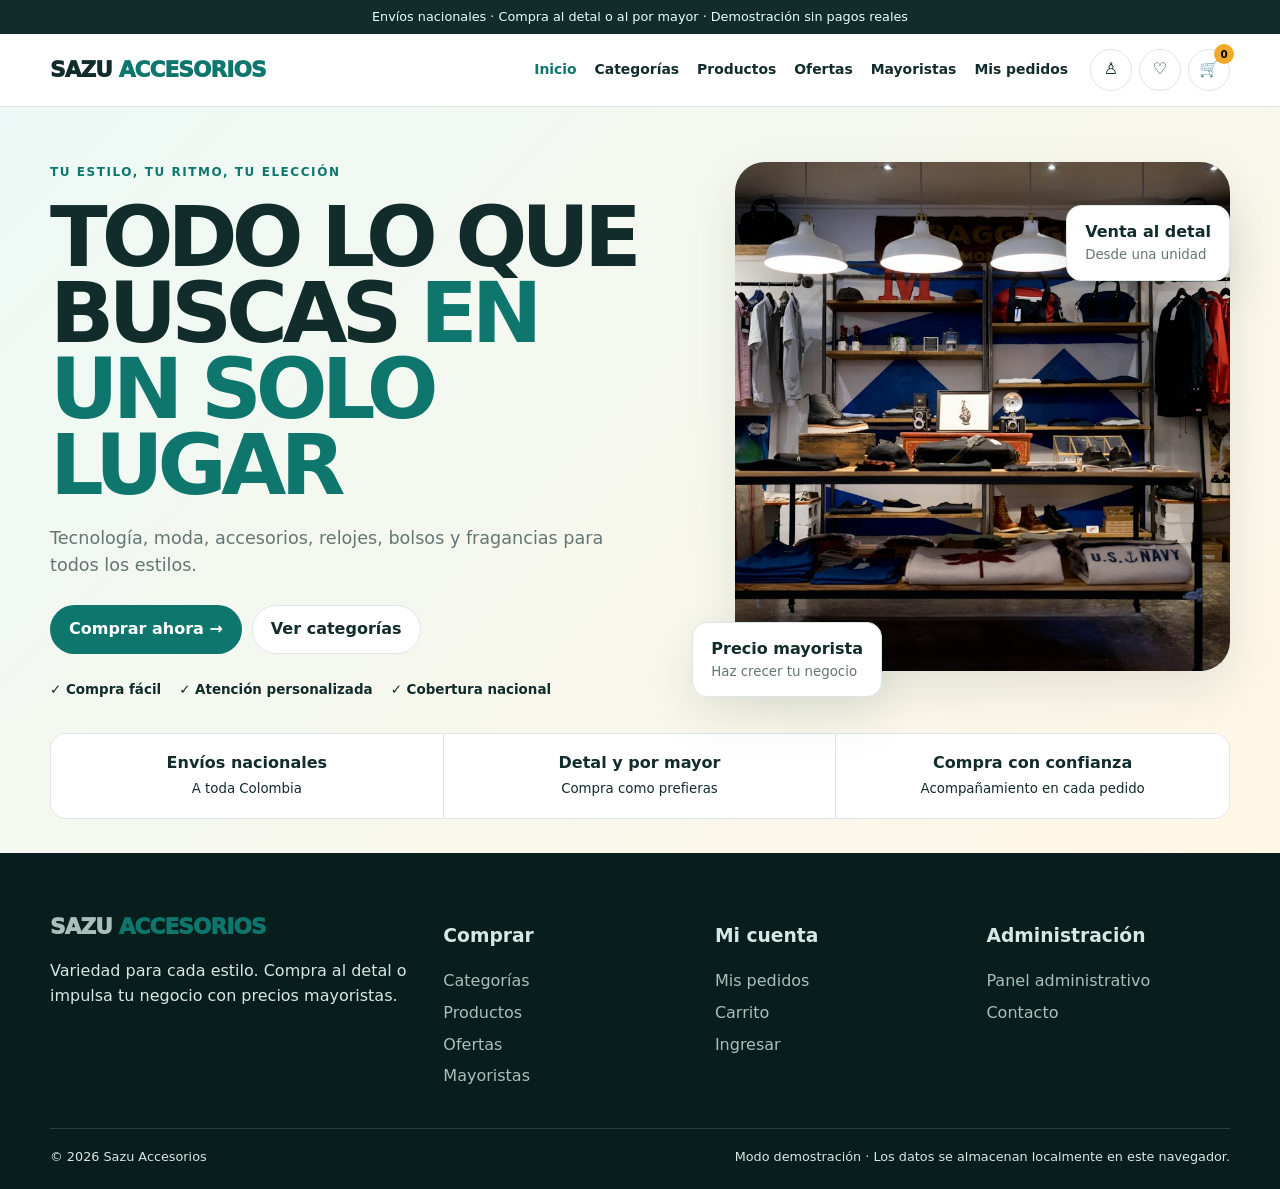
<file: index.html>
<!doctype html>
<html lang="es">
  <head>
    <meta charset="utf-8" />
    <meta name="viewport" content="width=device-width,initial-scale=1" />
    <meta
      name="description"
      content="Sazu Accesorios: tecnología, moda, bolsos, relojes y fragancias."
    />
    <title>Inicio | Sazu Accesorios</title>
    <link rel="stylesheet" href="css/styles.css" />
  </head>
  <body>
    <div id="sharedHeader"></div>
    <main>
      <section class="hero">
        <div class="container hero-grid">
          <div>
            <span class="eyebrow">Tu estilo, tu ritmo, tu elección</span>
            <h1>TODO LO QUE BUSCAS <span>EN UN SOLO LUGAR</span></h1>
            <p>
              Tecnología, moda, accesorios, relojes, bolsos y fragancias para
              todos los estilos.
            </p>
            <div class="hero-actions">
              <a class="btn btn-primary" href="productos.html"
                >Comprar ahora →</a
              >
              <a class="btn btn-outline" href="categorias.html"
                >Ver categorías</a
              >
            </div>
            <div class="trust">
              <span>✓ Compra fácil</span>
              <span>✓ Atención personalizada</span>
              <span>✓ Cobertura nacional</span>
            </div>
          </div>
          <div class="hero-photo">
            <img
              src="assets/images/catalog/photo-1441986300917-64674bd600d8.jpg"
              alt="Tienda de moda y accesorios"
            />
            <div class="float a">
              Venta al detal<small>Desde una unidad</small>
            </div>
            <div class="float b">
              Precio mayorista<small>Haz crecer tu negocio</small>
            </div>
          </div>
        </div>
        <div class="container service-row">
          <div>
            <strong>Envíos nacionales</strong><small>A toda Colombia</small>
          </div>
          <div>
            <strong>Detal y por mayor</strong
            ><small>Compra como prefieras</small>
          </div>
          <div>
            <strong>Compra con confianza</strong
            ><small>Acompañamiento en cada pedido</small>
          </div>
        </div>
      </section>
    </main>
    <div id="sharedFooter"></div>
    <aside class="drawer" id="cartDrawer">
      <div class="backdrop" data-close-drawer></div>
      <div class="drawer-panel">
        <div class="drawer-head">
          <h2>Tu carrito</h2>
          <button class="icon" data-close-drawer>×</button>
        </div>
        <div class="drawer-items" id="drawerItems"></div>
        <div class="total grand">
          <span>Total</span><span data-total></span>
        </div>
        <a class="btn btn-primary" href="checkout.html">Finalizar pedido</a
        ><a class="btn btn-outline" href="carrito.html">Ver carrito completo</a>
      </div>
    </aside>
    <div class="toast" id="toast" role="status" aria-live="polite"></div>
    <script src="js/products.js"></script>
    <script src="js/clients.js"></script>
    <script src="js/orders.js"></script>
    <script src="js/pricing.js"></script>
    <script src="js/storage.js"></script>
    <script src="js/app.js"></script>
    <script src="js/cart.js"></script>
  </body>
</html>
</file>
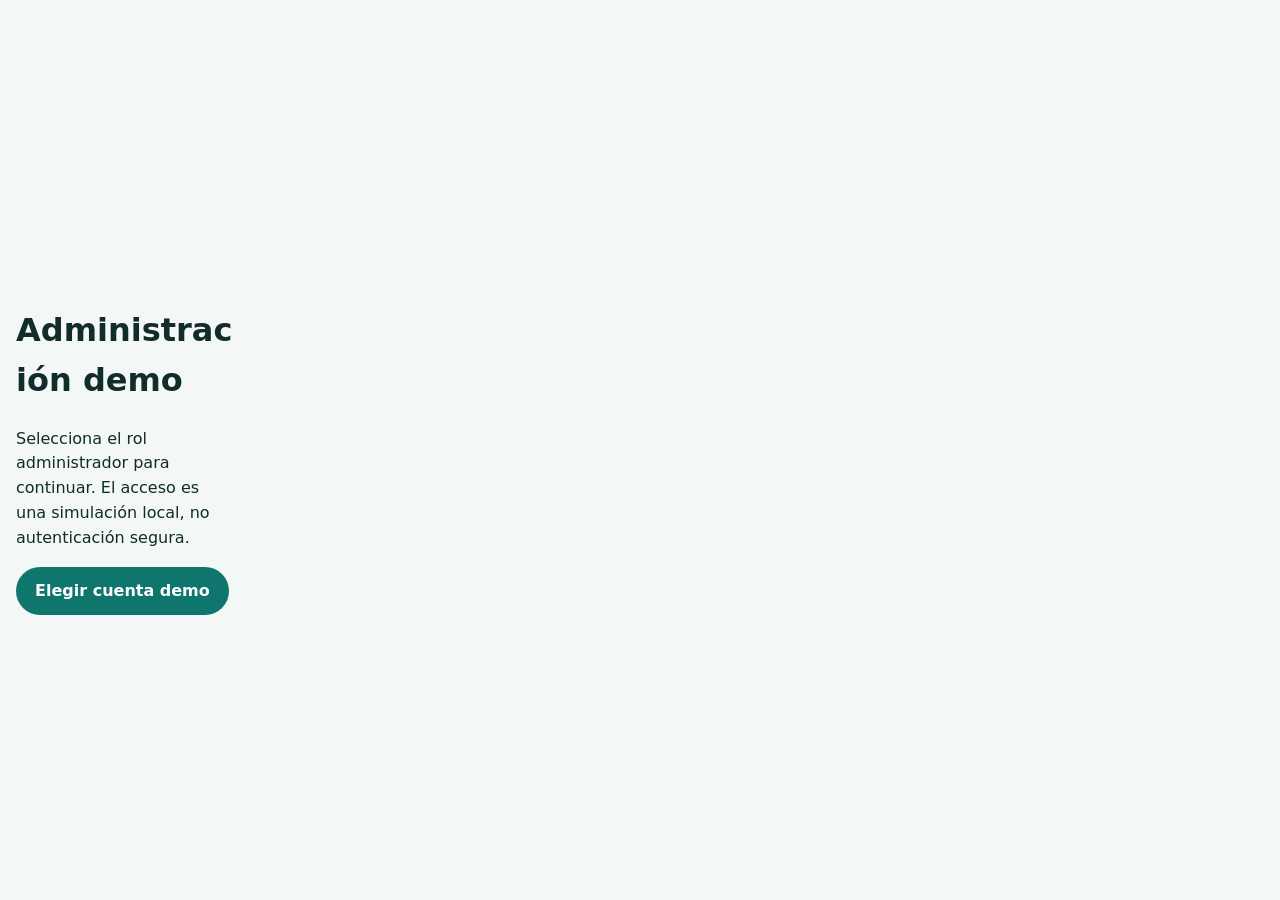
<file: admin.html>
<!doctype html>
<html lang="es">
  <head>
    <meta charset="utf-8" />
    <meta name="viewport" content="width=device-width,initial-scale=1" />
    <title>Administración | Sazu</title>
    <link rel="stylesheet" href="css/styles.css" />
    <link rel="stylesheet" href="css/admin.css" />
    <link rel="stylesheet" href="css/print.css" />
  </head>
  <body>
    <div class="admin-shell">
      <aside class="sidebar" id="sidebar">
        <a class="brand" href="admin.html">SAZU <span>ADMIN</span></a>
        <nav class="admin-nav">
          <button class="active" data-view="dashboard">▦ Dashboard</button
          ><button data-view="products">◇ Productos</button
          ><button data-view="orders">▤ Pedidos</button
          ><button data-view="clients">♙ Clientes</button
          ><button data-view="shipping">⌁ Solicitudes</button
          ><button data-view="settings">⚙ Niveles y reglas</button>
        </nav>
        <div class="bottom">
          <a
            class="btn btn-outline"
            style="width: 100%; background: transparent; color: #fff"
            href="index.html"
            >← Ir a la tienda</a
          >
        </div>
      </aside>
      <main class="admin-main">
        <header class="admin-top">
          <button class="icon admin-menu" id="adminMenu">☰</button>
          <div class="searchbar" style="margin: 0; width: min(420px, 50%)">
            <input
              id="adminSearch"
              type="search"
              aria-label="Buscar productos, pedidos o clientes"
              placeholder="Buscar productos, pedidos o clientes..."
            />
          </div>
          <a href="login.html">Cambiar cuenta demo</a>
        </header>
        <div class="admin-content">
          <section class="view active" id="dashboard"></section>
          <section class="view" id="products">
            <div class="view-head">
              <div>
                <span class="eyebrow">Inventario</span>
                <h1>Gestión de productos</h1>
              </div>
              <button class="btn btn-primary" id="addProduct">
                + Agregar producto
              </button>
            </div>
            <div class="table-wrap">
              <table class="data">
                <thead>
                  <tr>
                    <th>Producto / Código</th>
                    <th>Categoría</th>
                    <th>Precio detal</th>
                    <th>Precio mayor</th>
                    <th>Inventario</th>
                    <th>Estado</th>
                    <th>Ventas</th>
                    <th>Acciones</th>
                  </tr>
                </thead>
                <tbody id="productsBody"></tbody>
              </table>
            </div>
          </section>
          <section class="view" id="clients">
            <div class="view-head">
              <div>
                <span class="eyebrow">Base de clientes</span>
                <h1>Gestión de clientes</h1>
              </div>
            </div>
            <div class="table-wrap">
              <table class="data">
                <thead>
                  <tr>
                    <th>Nombre</th>
                    <th>Correo</th>
                    <th>Teléfono</th>
                    <th>Ciudad</th>
                    <th>Tipo</th>
                    <th>Compras</th>
                    <th>Total</th>
                    <th>Nivel</th>
                    <th>Última compra</th>
                    <th>Estado</th>
                    <th>Acción</th>
                  </tr>
                </thead>
                <tbody id="clientsBody"></tbody>
              </table>
            </div>
          </section>
          <section class="view" id="orders">
            <div class="view-head">
              <div>
                <span class="eyebrow">Operación</span>
                <h1>Gestión de pedidos</h1>
              </div>
              <select id="orderFilter">
                <option value="">Todos los estados</option>
                <option>Pendiente</option>
                <option>Confirmado</option>
                <option>Preparando</option>
                <option>Empacado</option>
                <option>Enviado</option>
                <option>Entregado</option>
                <option>Cancelado</option>
              </select>
            </div>
            <div class="table-wrap">
              <table class="data">
                <thead>
                  <tr>
                    <th>Pedido</th>
                    <th>Cliente</th>
                    <th>Fecha</th>
                    <th>Productos</th>
                    <th>Cant.</th>
                    <th>Tipo</th>
                    <th>Total</th>
                    <th>Pago</th>
                    <th>Estado</th>
                    <th>Ciudad</th>
                    <th>Envío</th>
                    <th>Acciones</th>
                  </tr>
                </thead>
                <tbody id="ordersBody"></tbody>
              </table>
            </div>
          </section>
          <section class="view" id="shipping"></section>
          <section class="view" id="settings"></section>
        </div>
      </main>
    </div>
    <div class="modal" id="adminModal">
      <div class="backdrop" data-close-admin></div>
      <div class="modal-panel">
        <button class="icon close" data-close-admin>×</button>
        <div id="adminModalContent"></div>
      </div>
    </div>
    <div class="modal" id="printModal">
      <div class="backdrop" data-close-admin></div>
      <div class="modal-panel">
        <button class="icon close no-print" data-close-admin>×</button>
        <div id="printContent"></div>
      </div>
    </div>
    <div class="toast" id="toast" role="status" aria-live="polite"></div>
    <script src="js/products.js"></script>
    <script src="js/clients.js"></script>
    <script src="js/orders.js"></script>
    <script src="js/pricing.js"></script>
    <script src="js/storage.js"></script>
    <script src="js/app.js"></script>
    <script src="js/print.js"></script>
    <script src="js/admin.js"></script>
  </body>
</html>
</file>
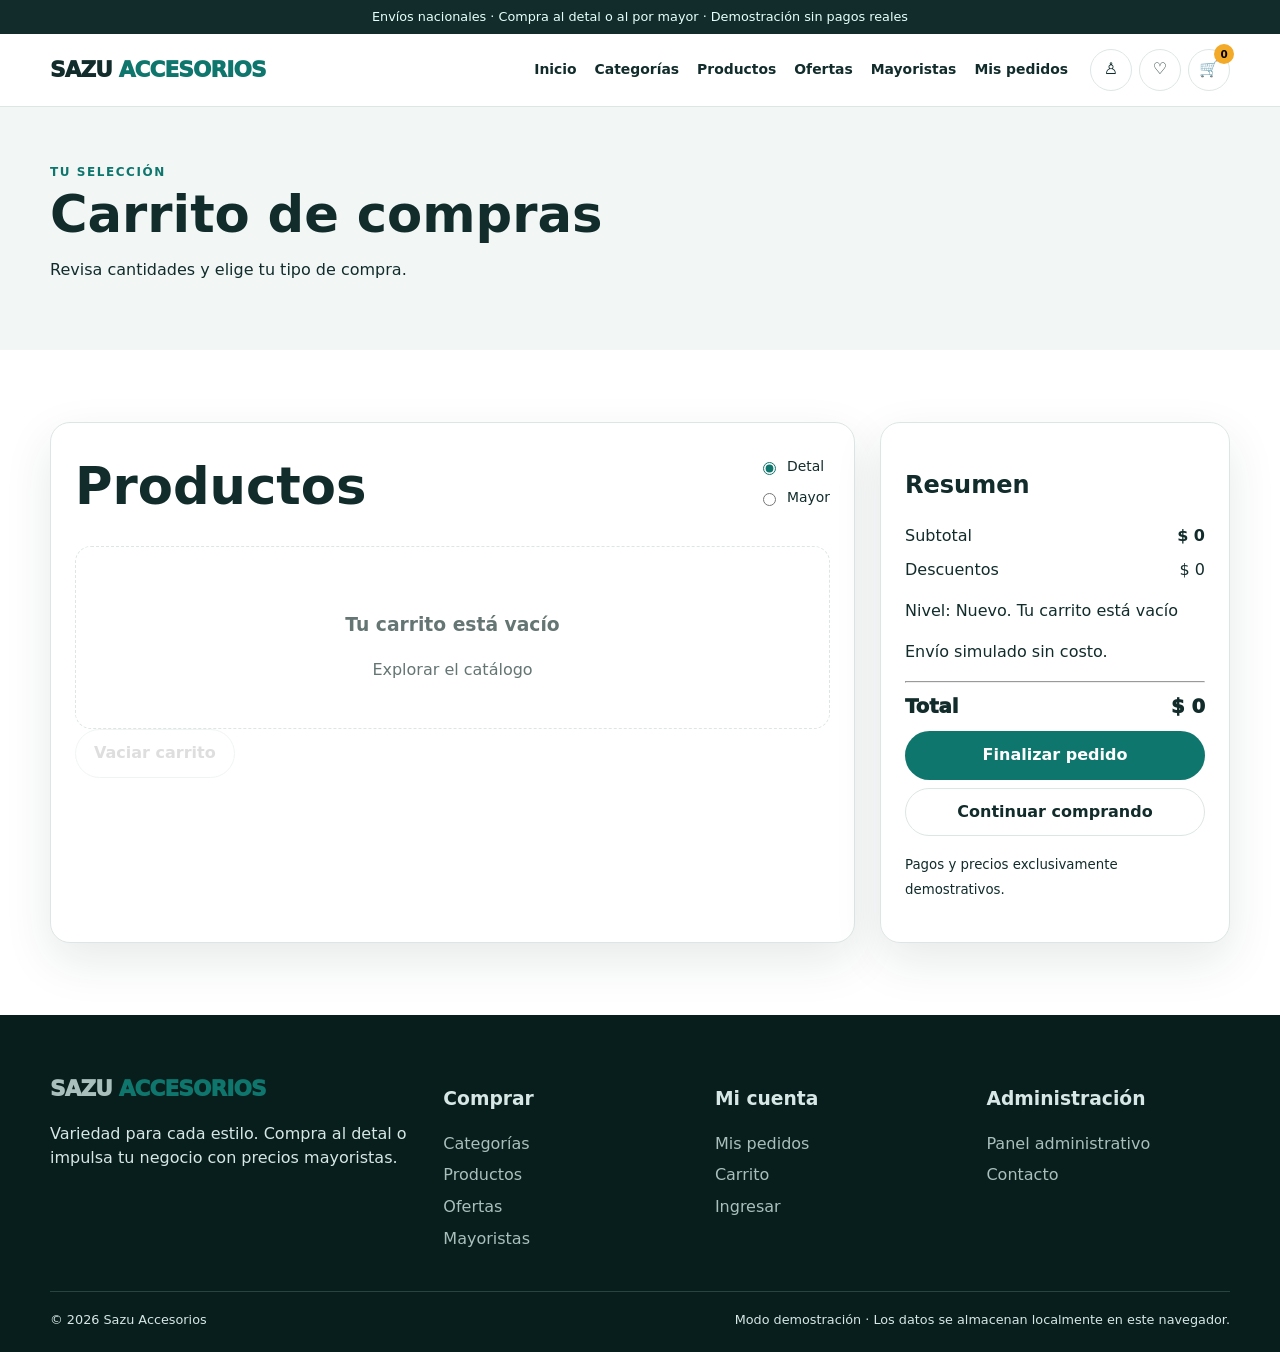
<file: carrito.html>
<!doctype html>
<html lang="es">
  <head>
    <meta charset="utf-8" />
    <meta name="viewport" content="width=device-width,initial-scale=1" />
    <title>Carrito | Sazu</title>
    <link rel="stylesheet" href="css/styles.css" />
  </head>
  <body>
    <div id="sharedHeader"></div>
    <main>
      <section class="page-hero">
        <div class="container">
          <span class="eyebrow">Tu selección</span>
          <h1 class="page-title">Carrito de compras</h1>
          <p>Revisa cantidades y elige tu tipo de compra.</p>
        </div>
      </section>
      <section class="section">
        <div class="container page-layout">
          <section class="card">
            <div class="section-title">
              <div><h2>Productos</h2></div>
              <div>
                <label class="checks"
                  ><input
                    type="radio"
                    name="purchaseType"
                    value="retail"
                    checked
                  />
                  Detal</label
                ><label class="checks"
                  ><input type="radio" name="purchaseType" value="wholesale" />
                  Mayor</label
                >
              </div>
            </div>
            <div id="cartItems"></div>
            <button type="button" class="btn btn-outline" id="clearCart">
              Vaciar carrito
            </button>
          </section>
          <aside class="card sticky">
            <h2>Resumen</h2>
            <div class="total">
              <span>Subtotal</span><strong data-subtotal></strong>
            </div>
            <div class="total">
              <span>Descuentos</span><span data-discount></span>
            </div>
            <p data-benefit></p>
            <p>Envío simulado sin costo.</p>
            <hr />
            <div class="total grand">
              <span>Total</span><span data-total></span>
            </div>
            <a class="btn btn-primary" style="width: 100%" href="checkout.html"
              >Finalizar pedido</a
            ><a
              class="btn btn-outline"
              style="width: 100%; margin-top: 8px"
              href="productos.html"
              >Continuar comprando</a
            >
            <p><small>Pagos y precios exclusivamente demostrativos.</small></p>
          </aside>
        </div>
      </section>
    </main>
    <div id="sharedFooter"></div>
    <div class="toast" id="toast" role="status" aria-live="polite"></div>
    <script src="js/products.js"></script>
    <script src="js/clients.js"></script>
    <script src="js/orders.js"></script>
    <script src="js/pricing.js"></script>
    <script src="js/storage.js"></script>
    <script src="js/app.js"></script>
    <script src="js/cart.js"></script>
  </body>
</html>
</file>
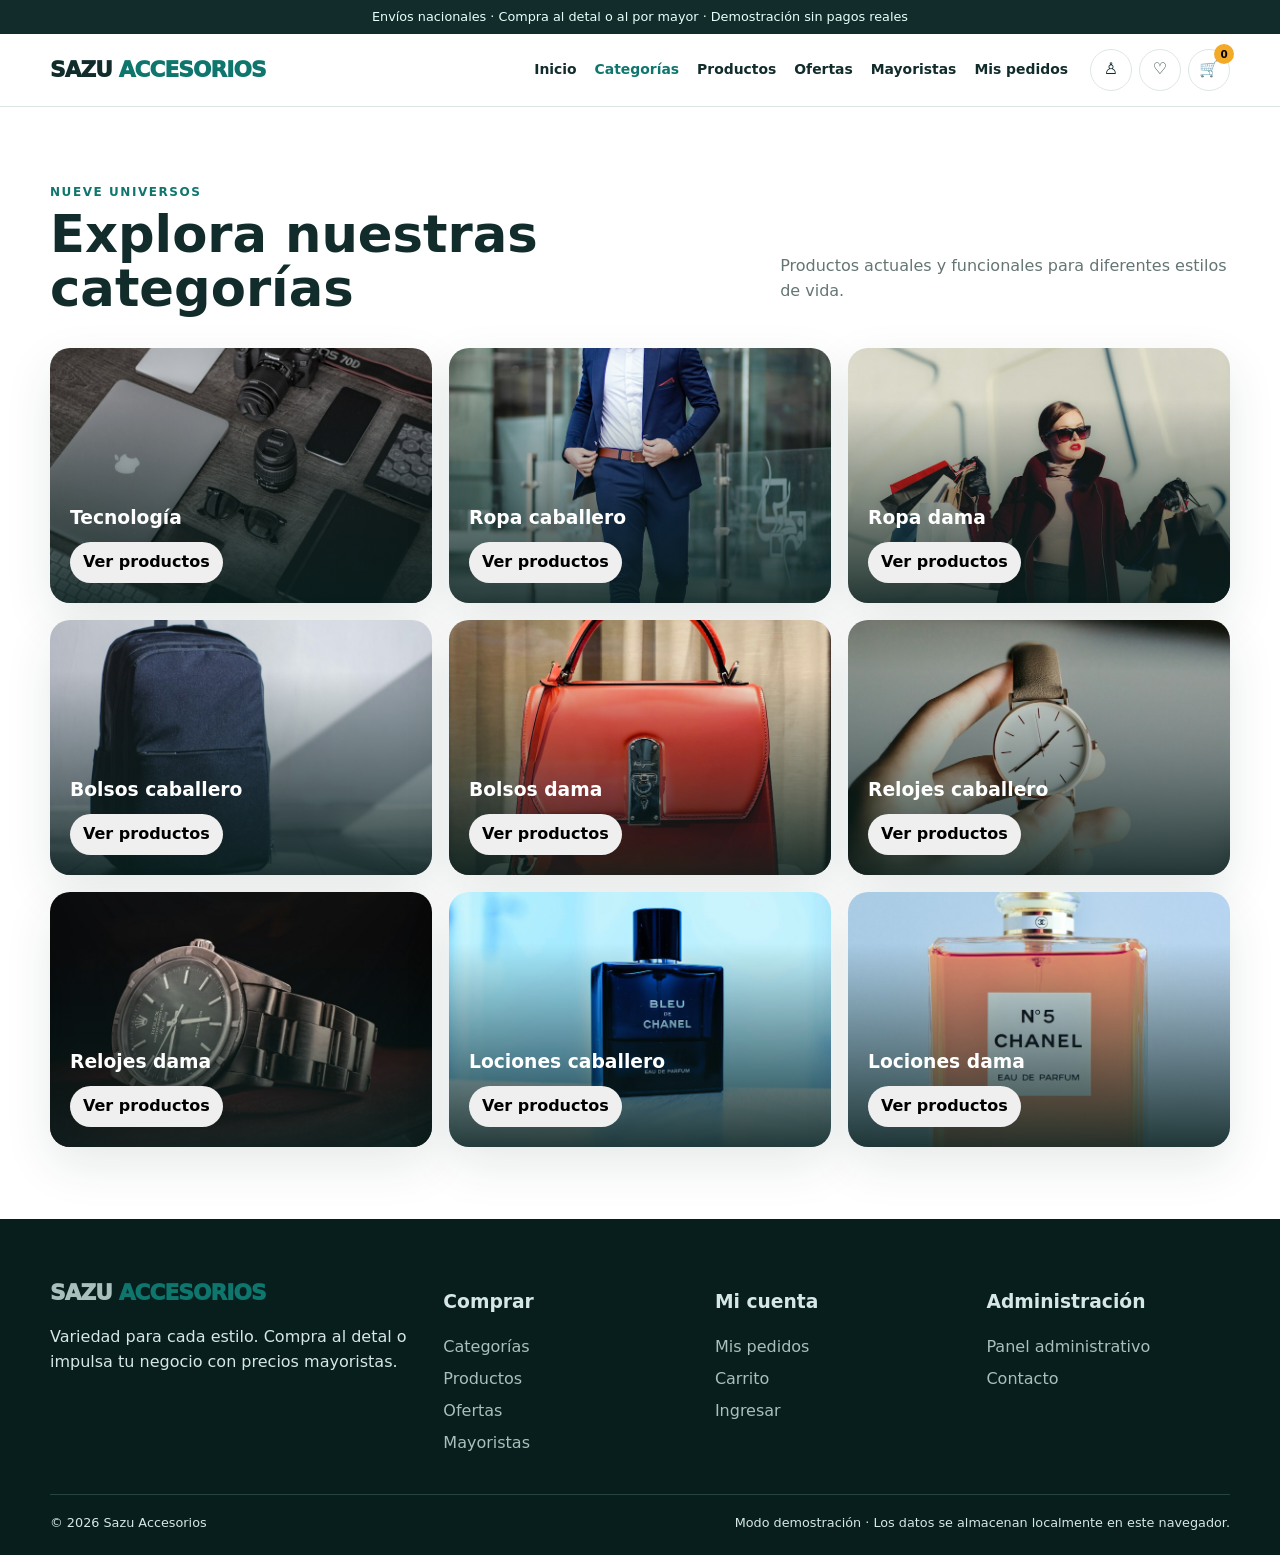
<file: categorias.html>
<!doctype html>
<html lang="es">
  <head>
    <meta charset="utf-8" />
    <meta name="viewport" content="width=device-width,initial-scale=1" />
    <meta
      name="description"
      content="Explora las nueve categorías de Sazu Accesorios."
    />
    <title>Categorías | Sazu Accesorios</title>
    <link rel="stylesheet" href="css/styles.css" />
  </head>
  <body>
    <div id="sharedHeader"></div>
    <main>
      <section class="section" id="categorias">
        <div class="container">
          <div class="section-title">
            <div>
              <span class="eyebrow">Nueve universos</span>
              <h1 class="page-title">Explora nuestras categorías</h1>
            </div>
            <p>
              Productos actuales y funcionales para diferentes estilos de vida.
            </p>
          </div>
          <div class="categories">
            <article class="category">
              <img
                src="assets/images/catalog/photo-1468495244123-6c6c332eeece.jpg"
                alt="Tecnología"
              />
              <div>
                <h3>Tecnología</h3>
                <button data-category="Tecnología">Ver productos</button>
              </div>
            </article>
            <article class="category">
              <img
                src="assets/images/catalog/photo-1617137968427-85924c800a22.jpg"
                alt="Ropa caballero"
              />
              <div>
                <h3>Ropa caballero</h3>
                <button data-category="Ropa caballero">Ver productos</button>
              </div>
            </article>
            <article class="category">
              <img
                src="assets/images/catalog/photo-1483985988355-763728e1935b.jpg"
                alt="Ropa dama"
              />
              <div>
                <h3>Ropa dama</h3>
                <button data-category="Ropa dama">Ver productos</button>
              </div>
            </article>
            <article class="category">
              <img
                src="assets/images/catalog/photo-1553062407-98eeb64c6a62.jpg"
                alt="Bolsos caballero"
              />
              <div>
                <h3>Bolsos caballero</h3>
                <button data-category="Bolsos caballero">Ver productos</button>
              </div>
            </article>
            <article class="category">
              <img
                src="assets/images/catalog/photo-1584917865442-de89df76afd3.jpg"
                alt="Bolsos dama"
              />
              <div>
                <h3>Bolsos dama</h3>
                <button data-category="Bolsos dama">Ver productos</button>
              </div>
            </article>
            <article class="category">
              <img
                src="assets/images/catalog/photo-1524592094714-0f0654e20314.jpg"
                alt="Relojes caballero"
              />
              <div>
                <h3>Relojes caballero</h3>
                <button data-category="Relojes caballero">Ver productos</button>
              </div>
            </article>
            <article class="category">
              <img
                src="assets/images/catalog/photo-1547996160-81dfa63595aa.jpg"
                alt="Relojes dama"
              />
              <div>
                <h3>Relojes dama</h3>
                <button data-category="Relojes dama">Ver productos</button>
              </div>
            </article>
            <article class="category">
              <img
                src="assets/images/catalog/photo-1523293182086-7651a899d37f.jpg"
                alt="Lociones caballero"
              />
              <div>
                <h3>Lociones caballero</h3>
                <button data-category="Lociones caballero">
                  Ver productos
                </button>
              </div>
            </article>
            <article class="category">
              <img
                src="assets/images/catalog/photo-1541643600914-78b084683601.jpg"
                alt="Lociones dama"
              />
              <div>
                <h3>Lociones dama</h3>
                <button data-category="Lociones dama">Ver productos</button>
              </div>
            </article>
          </div>
        </div>
      </section>
    </main>
    <div id="sharedFooter"></div>
    <aside class="drawer" id="cartDrawer">
      <div class="backdrop" data-close-drawer></div>
      <div class="drawer-panel">
        <div class="drawer-head">
          <h2>Tu carrito</h2>
          <button class="icon" data-close-drawer>×</button>
        </div>
        <div class="drawer-items" id="drawerItems"></div>
        <div class="total grand">
          <span>Total</span><span data-total></span>
        </div>
        <a class="btn btn-primary" href="checkout.html">Finalizar pedido</a
        ><a class="btn btn-outline" href="carrito.html">Ver carrito completo</a>
      </div>
    </aside>
    <div class="toast" id="toast" role="status" aria-live="polite"></div>
    <script src="js/products.js"></script>
    <script src="js/clients.js"></script>
    <script src="js/orders.js"></script>
    <script src="js/pricing.js"></script>
    <script src="js/storage.js"></script>
    <script src="js/app.js"></script>
    <script src="js/cart.js"></script>
  </body>
</html>
</file>
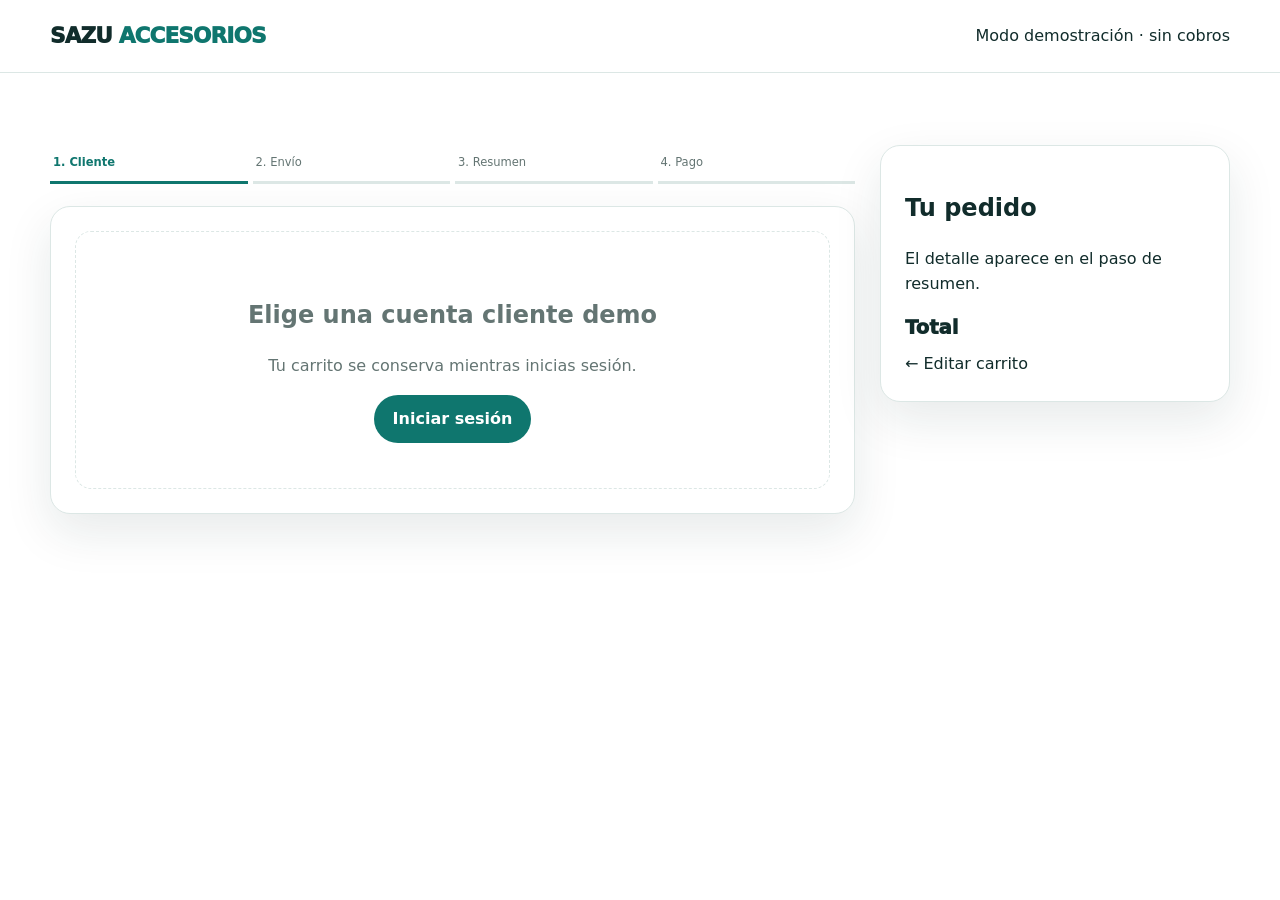
<file: checkout.html>
<!doctype html>
<html lang="es">
  <head>
    <meta charset="utf-8" />
    <meta name="viewport" content="width=device-width,initial-scale=1" />
    <title>Checkout | Sazu</title>
    <link rel="stylesheet" href="css/styles.css" />
  </head>
  <body>
    <header class="header">
      <div class="container nav">
        <a class="brand" href="index.html">SAZU <span>ACCESORIOS</span></a>
        <span style="margin-left: auto">Modo demostración · sin cobros</span>
      </div>
    </header>
    <main class="section">
      <div class="container page-layout">
        <section>
          <div class="steps">
            <div class="step active">1. Cliente</div>
            <div class="step">2. Envío</div>
            <div class="step">3. Resumen</div>
            <div class="step">4. Pago</div>
          </div>
          <form class="card" id="checkoutForm">
            <div class="checkout-step active" data-step="1">
              <span class="eyebrow">Paso 1</span>
              <h2>Datos del cliente</h2>
              <div class="grid2">
                <div class="field">
                  <label>Cliente demo</label
                  ><input
                    id="checkoutName"
                    readonly
                    required
                    placeholder="Nombre completo"
                  />
                </div>
                <div class="field">
                  <label>Correo demo</label
                  ><input
                    id="checkoutEmail"
                    type="email"
                    readonly
                    required
                    placeholder="correo@demo.co"
                  />
                </div>
                <div class="field">
                  <label>Teléfono</label><input value="000 000 0000" readonly />
                </div>
              </div>
            </div>
            <div class="checkout-step" data-step="2">
              <span class="eyebrow">Paso 2</span>
              <h2>Envío de demostración</h2>
              <p>
                Utiliza los datos ficticios precargados; no necesitamos tu
                dirección real.
              </p>
              <div class="grid2">
                <div class="field">
                  <label>Dirección</label
                  ><input value="Dirección demo" readonly />
                </div>
                <div class="field">
                  <label>Barrio</label><input value="Barrio demo" readonly />
                </div>
                <div class="field">
                  <label>Ciudad</label
                  ><input
                    required
                    id="checkoutCity"
                    placeholder="Bogotá"
                    value="Bogotá"
                  />
                </div>
                <div class="field">
                  <label>Departamento</label
                  ><input value="Región demo" readonly />
                </div>
                <div class="field">
                  <label>Código postal</label><input placeholder="110111" />
                </div>
              </div>
            </div>
            <div class="checkout-step" data-step="3">
              <span class="eyebrow">Paso 3</span>
              <h2>Resumen del pedido</h2>
              <div id="orderSummary"></div>
            </div>
            <div class="checkout-step" data-step="4">
              <span class="eyebrow">Paso 4</span>
              <h2>Método de pago</h2>
              <div class="payments">
                <label
                  ><input
                    type="radio"
                    name="payment"
                    checked
                    value="Transferencia"
                  />
                  Transferencia</label
                >
                <label
                  ><input type="radio" name="payment" value="Contra entrega" />
                  Contra entrega</label
                >
                <label
                  ><input type="radio" name="payment" value="Tarjeta" />
                  Tarjeta</label
                >
                <label
                  ><input type="radio" name="payment" value="Nequi" />
                  Nequi</label
                >
                <label
                  ><input type="radio" name="payment" value="Daviplata" />
                  Daviplata</label
                >
              </div>
              <p>
                <small
                  >Pedido de demostración · no se realiza cobro real.</small
                >
              </p>
            </div>
            <div class="checkout-step" data-step="5">
              <div class="success">
                <div class="success-mark">✓</div>
                <h2>¡Pedido confirmado!</h2>
                <p>
                  Pedido registrado en modo demostración. No se realizó ningún
                  cobro real.
                </p>
                <p id="confirmedOrder"></p>
                <a class="btn btn-primary" href="perfil.html"
                  >Ver mis pedidos</a
                >
              </div>
            </div>
            <div
              style="
                display: flex;
                justify-content: space-between;
                margin-top: 22px;
              "
            >
              <button type="button" class="btn btn-outline" id="prev">
                ← Atrás
              </button>
              <button type="button" class="btn btn-primary" id="next">
                Continuar
              </button>
            </div>
          </form>
        </section>
        <aside class="card sticky">
          <h2>Tu pedido</h2>
          <p>El detalle aparece en el paso de resumen.</p>
          <div class="total grand">
            <span>Total</span><span id="checkoutTotal"></span>
          </div>
          <a href="carrito.html">← Editar carrito</a>
        </aside>
      </div>
    </main>
    <div class="toast" id="toast" role="status" aria-live="polite"></div>
    <script src="js/products.js"></script>
    <script src="js/clients.js"></script>
    <script src="js/orders.js"></script>
    <script src="js/pricing.js"></script>
    <script src="js/storage.js"></script>
    <script src="js/app.js"></script>
    <script src="js/cart.js"></script>
  </body>
</html>
</file>
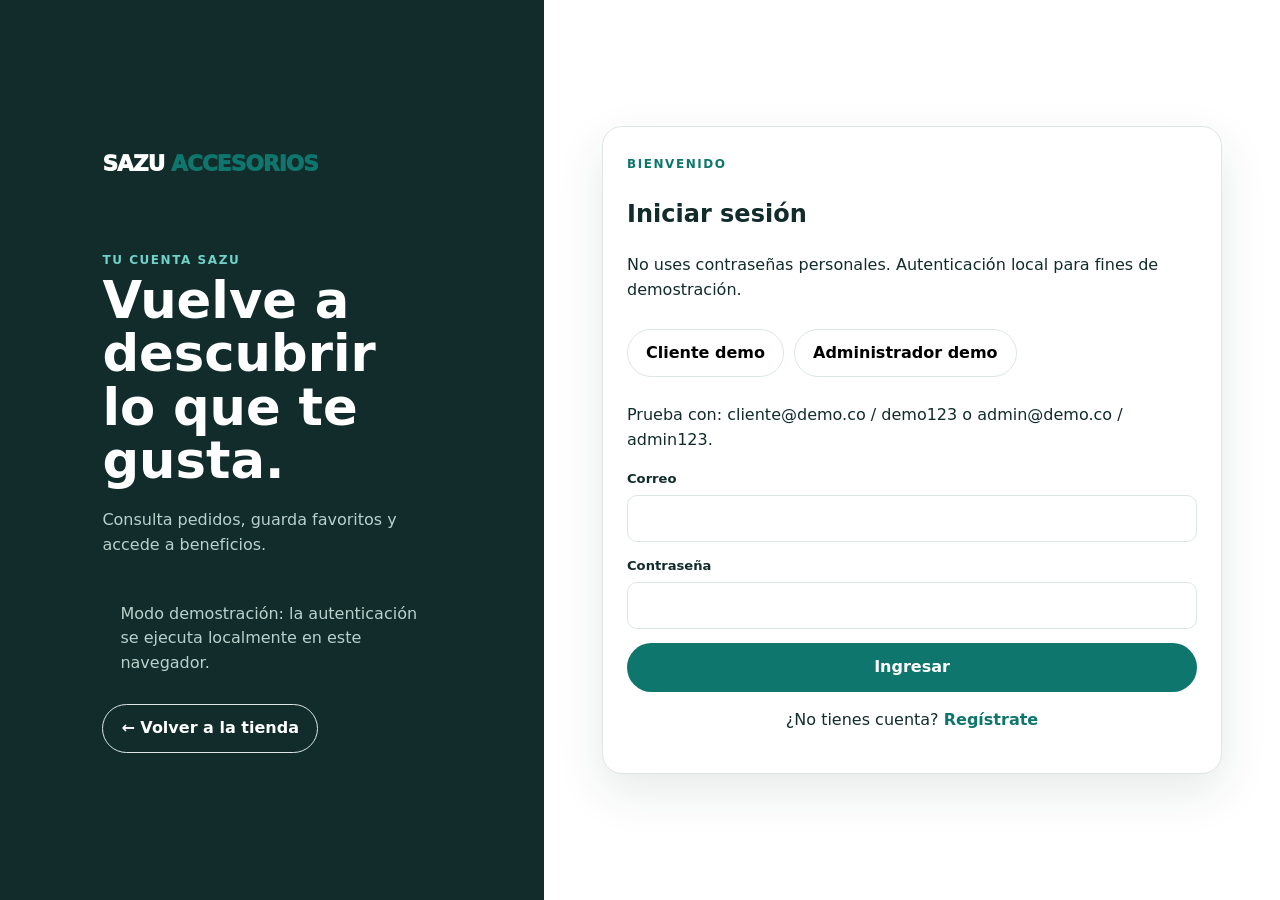
<file: login.html>
<!doctype html>
<html lang="es">
  <head>
    <meta charset="utf-8" />
    <meta name="viewport" content="width=device-width,initial-scale=1" />
    <title>Iniciar sesión | Sazu</title>
    <link rel="stylesheet" href="css/styles.css" />
  </head>
  <body>
    <main class="auth">
      <section class="auth-info">
        <a class="brand" href="index.html">SAZU <span>ACCESORIOS</span></a>
        <span class="eyebrow" style="color: #70d2c9; margin-top: 70px"
          >Tu cuenta Sazu</span
        >
        <h1 class="page-title">Vuelve a descubrir lo que te gusta.</h1>
        <p>Consulta pedidos, guarda favoritos y accede a beneficios.</p>
        <p class="demo-note">
          Modo demostración: la autenticación se ejecuta localmente en este
          navegador.
        </p>
        <a
          class="btn btn-outline"
          style="width: max-content; background: transparent; color: #fff"
          href="index.html"
          >← Volver a la tienda</a
        >
      </section>
      <section class="auth-main">
        <form class="form-card" id="loginForm">
          <span class="eyebrow">Bienvenido</span>
          <h2>Iniciar sesión</h2>
          <p>
            No uses contraseñas personales. Autenticación local para fines de
            demostración.
          </p>
          <div class="hero-actions">
            <button
              type="button"
              class="btn btn-outline"
              data-login-demo="customer"
            >
              Cliente demo</button
            ><button
              type="button"
              class="btn btn-outline"
              data-login-demo="admin"
            >
              Administrador demo
            </button>
          </div>
          <p>
            Prueba con: cliente@demo.co / demo123 o admin@demo.co / admin123.
          </p>
          <div class="field">
            <label>Correo</label><input id="loginEmail" type="email" required />
          </div>
          <div class="field">
            <label>Contraseña</label
            ><input id="loginPassword" type="password" minlength="6" required />
          </div>
          <button class="btn btn-primary" style="width: 100%">Ingresar</button>
          <p style="text-align: center">
            ¿No tienes cuenta?
            <a
              href="registro.html"
              style="color: var(--brand); font-weight: 900"
              >Regístrate</a
            >
          </p>
        </form>
      </section>
    </main>
    <div class="toast" id="toast" role="status" aria-live="polite"></div>
    <script src="js/products.js"></script>
    <script src="js/clients.js"></script>
    <script src="js/orders.js"></script>
    <script src="js/pricing.js"></script>
    <script src="js/storage.js"></script>
    <script src="js/app.js"></script>
  </body>
</html>
</file>
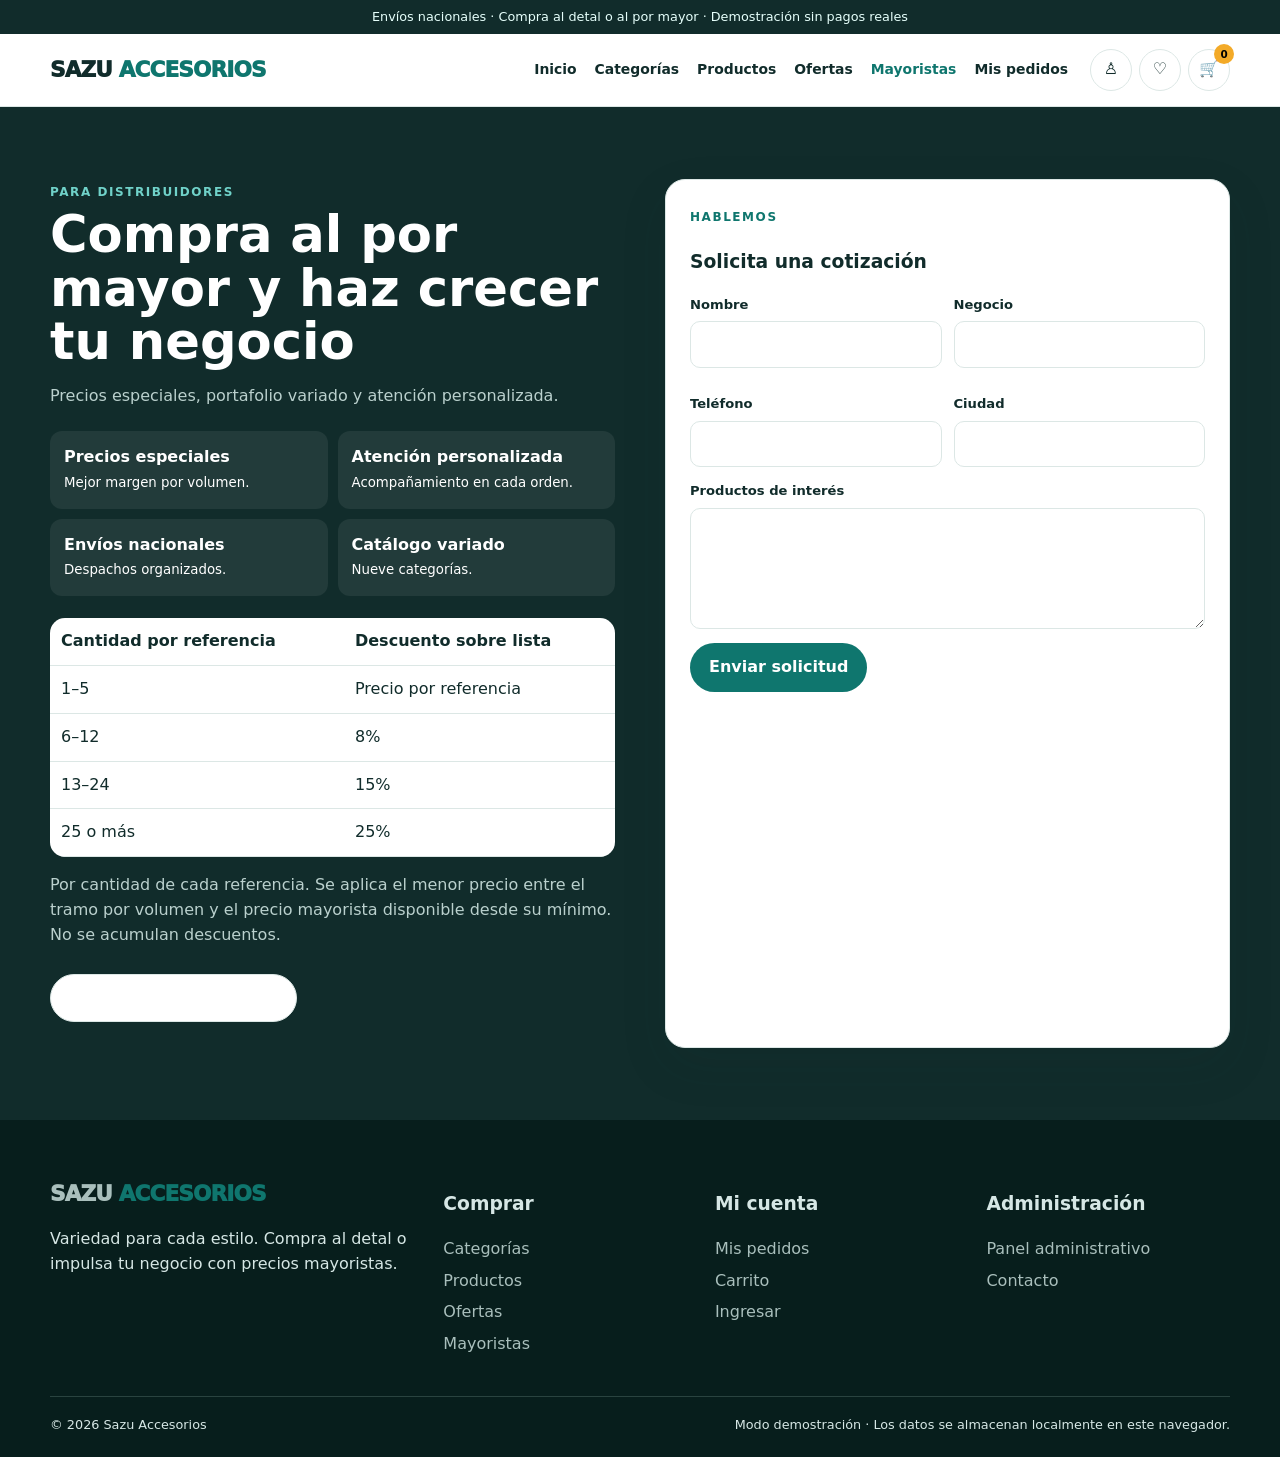
<file: mayoristas.html>
<!doctype html>
<html lang="es">
  <head>
    <meta charset="utf-8" />
    <meta name="viewport" content="width=device-width,initial-scale=1" />
    <meta
      name="description"
      content="Conoce la venta al por mayor y solicita una cotización demostrativa."
    />
    <title>Mayoristas | Sazu Accesorios</title>
    <link rel="stylesheet" href="css/styles.css" />
  </head>
  <body>
    <div id="sharedHeader"></div>
    <main>
      <section class="section wholesale" id="mayoristas">
        <div class="container wholesale-grid">
          <div>
            <span class="eyebrow" style="color: #70d2c9"
              >Para distribuidores</span
            >
            <h1 class="page-title">
              Compra al por mayor y haz crecer tu negocio
            </h1>
            <p>
              Precios especiales, portafolio variado y atención personalizada.
            </p>
            <div class="benefits">
              <div class="benefit">
                <strong>Precios especiales</strong><br /><small
                  >Mejor margen por volumen.</small
                >
              </div>
              <div class="benefit">
                <strong>Atención personalizada</strong><br /><small
                  >Acompañamiento en cada orden.</small
                >
              </div>
              <div class="benefit">
                <strong>Envíos nacionales</strong><br /><small
                  >Despachos organizados.</small
                >
              </div>
              <div class="benefit">
                <strong>Catálogo variado</strong><br /><small
                  >Nueve categorías.</small
                >
              </div>
            </div>
            <table class="volume" id="volumeRules"></table>
            <p>
              Por cantidad de cada referencia. Se aplica el menor precio entre
              el tramo por volumen y el precio mayorista disponible desde su
              mínimo. No se acumulan descuentos.
            </p>
            <div class="hero-actions">
              <a class="btn btn-outline" href="productos.html"
                >Ver catálogo mayorista</a
              >
            </div>
          </div>
          <form class="form-card" id="wholesaleForm">
            <span class="eyebrow">Hablemos</span>
            <h3>Solicita una cotización</h3>
            <div class="grid2">
              <div class="field"><label>Nombre</label><input required /></div>
              <div class="field"><label>Negocio</label><input required /></div>
              <div class="field"><label>Teléfono</label><input required /></div>
              <div class="field"><label>Ciudad</label><input required /></div>
            </div>
            <div class="field">
              <label>Productos de interés</label
              ><textarea rows="4" required></textarea>
            </div>
            <button class="btn btn-primary">Enviar solicitud</button>
            <p class="form-message" id="wholesaleMessage"></p>
          </form>
        </div>
      </section>
    </main>
    <div id="sharedFooter"></div>
    <aside class="drawer" id="cartDrawer">
      <div class="backdrop" data-close-drawer></div>
      <div class="drawer-panel">
        <div class="drawer-head">
          <h2>Tu carrito</h2>
          <button class="icon" data-close-drawer>×</button>
        </div>
        <div class="drawer-items" id="drawerItems"></div>
        <div class="total grand">
          <span>Total</span><span data-total></span>
        </div>
        <a class="btn btn-primary" href="checkout.html">Finalizar pedido</a
        ><a class="btn btn-outline" href="carrito.html">Ver carrito completo</a>
      </div>
    </aside>
    <div class="toast" id="toast" role="status" aria-live="polite"></div>
    <script src="js/products.js"></script>
    <script src="js/clients.js"></script>
    <script src="js/orders.js"></script>
    <script src="js/pricing.js"></script>
    <script src="js/storage.js"></script>
    <script src="js/app.js"></script>
    <script src="js/cart.js"></script>
  </body>
</html>
</file>
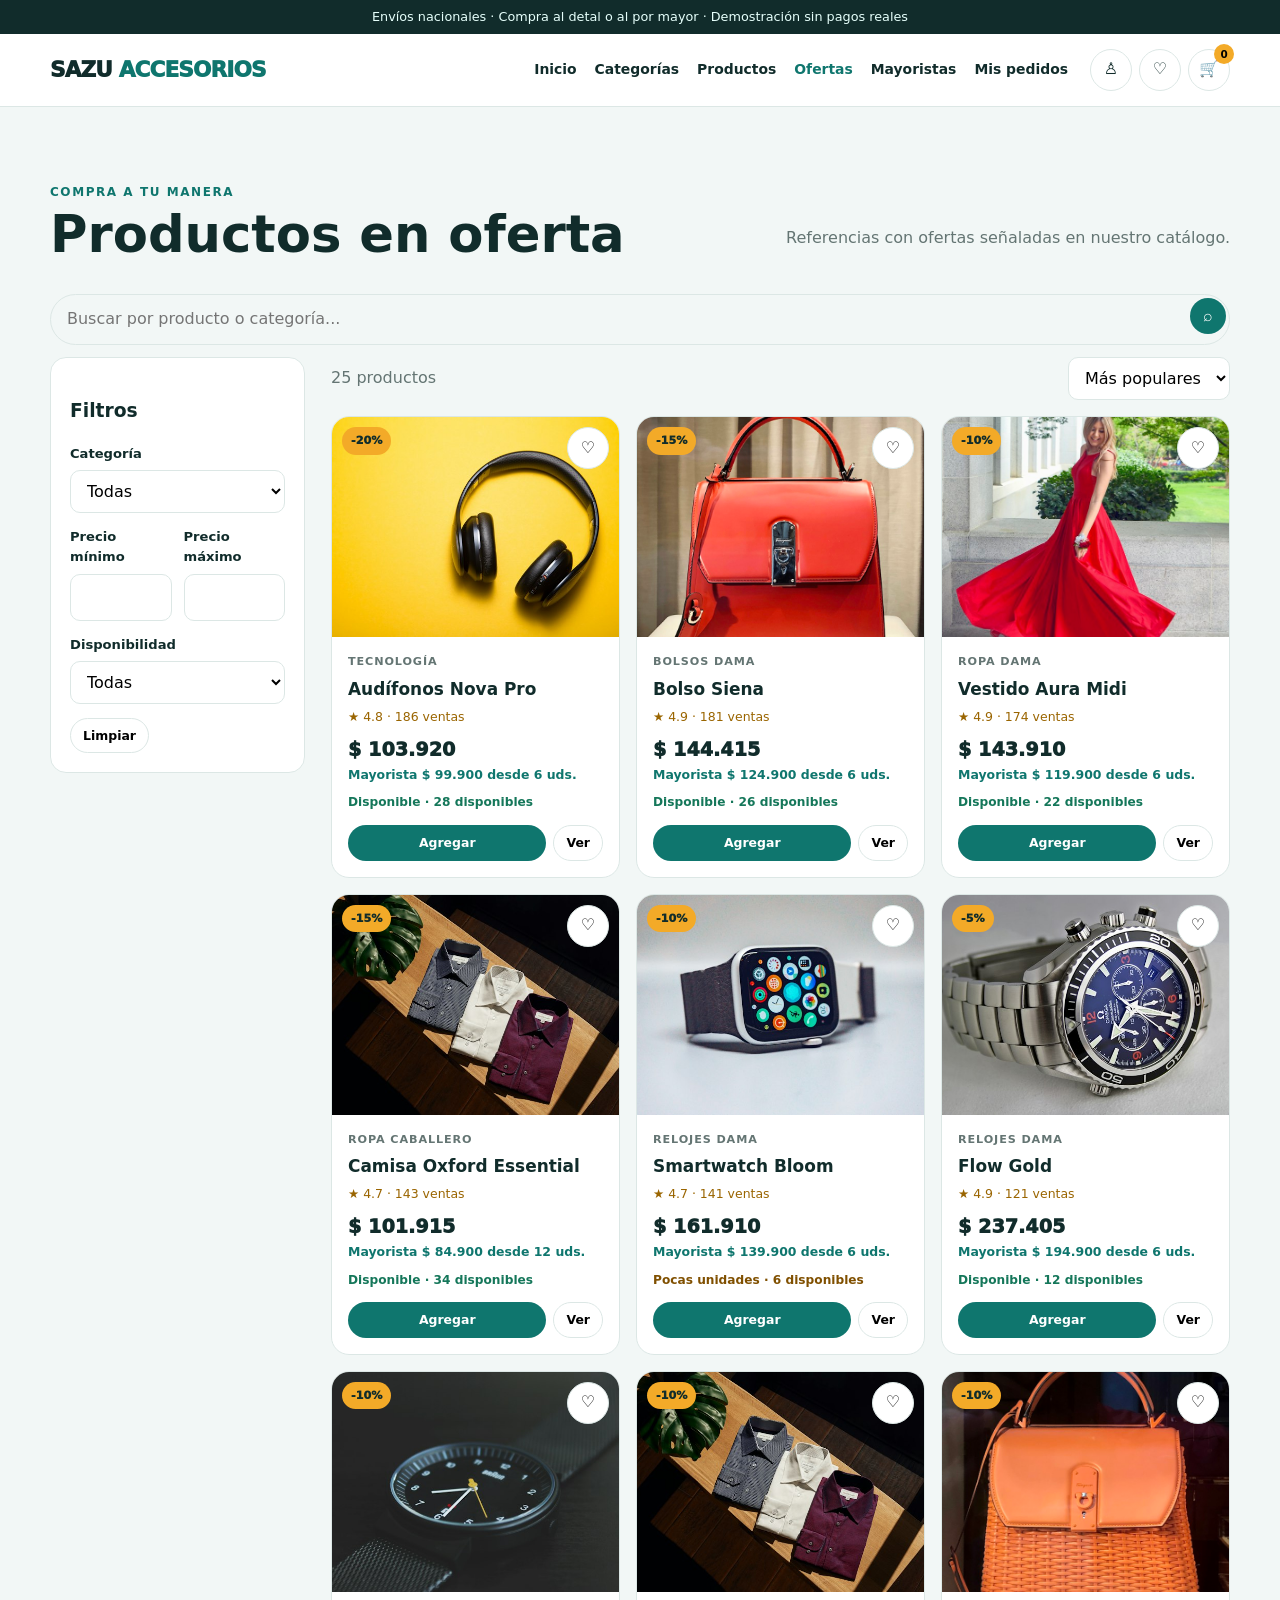
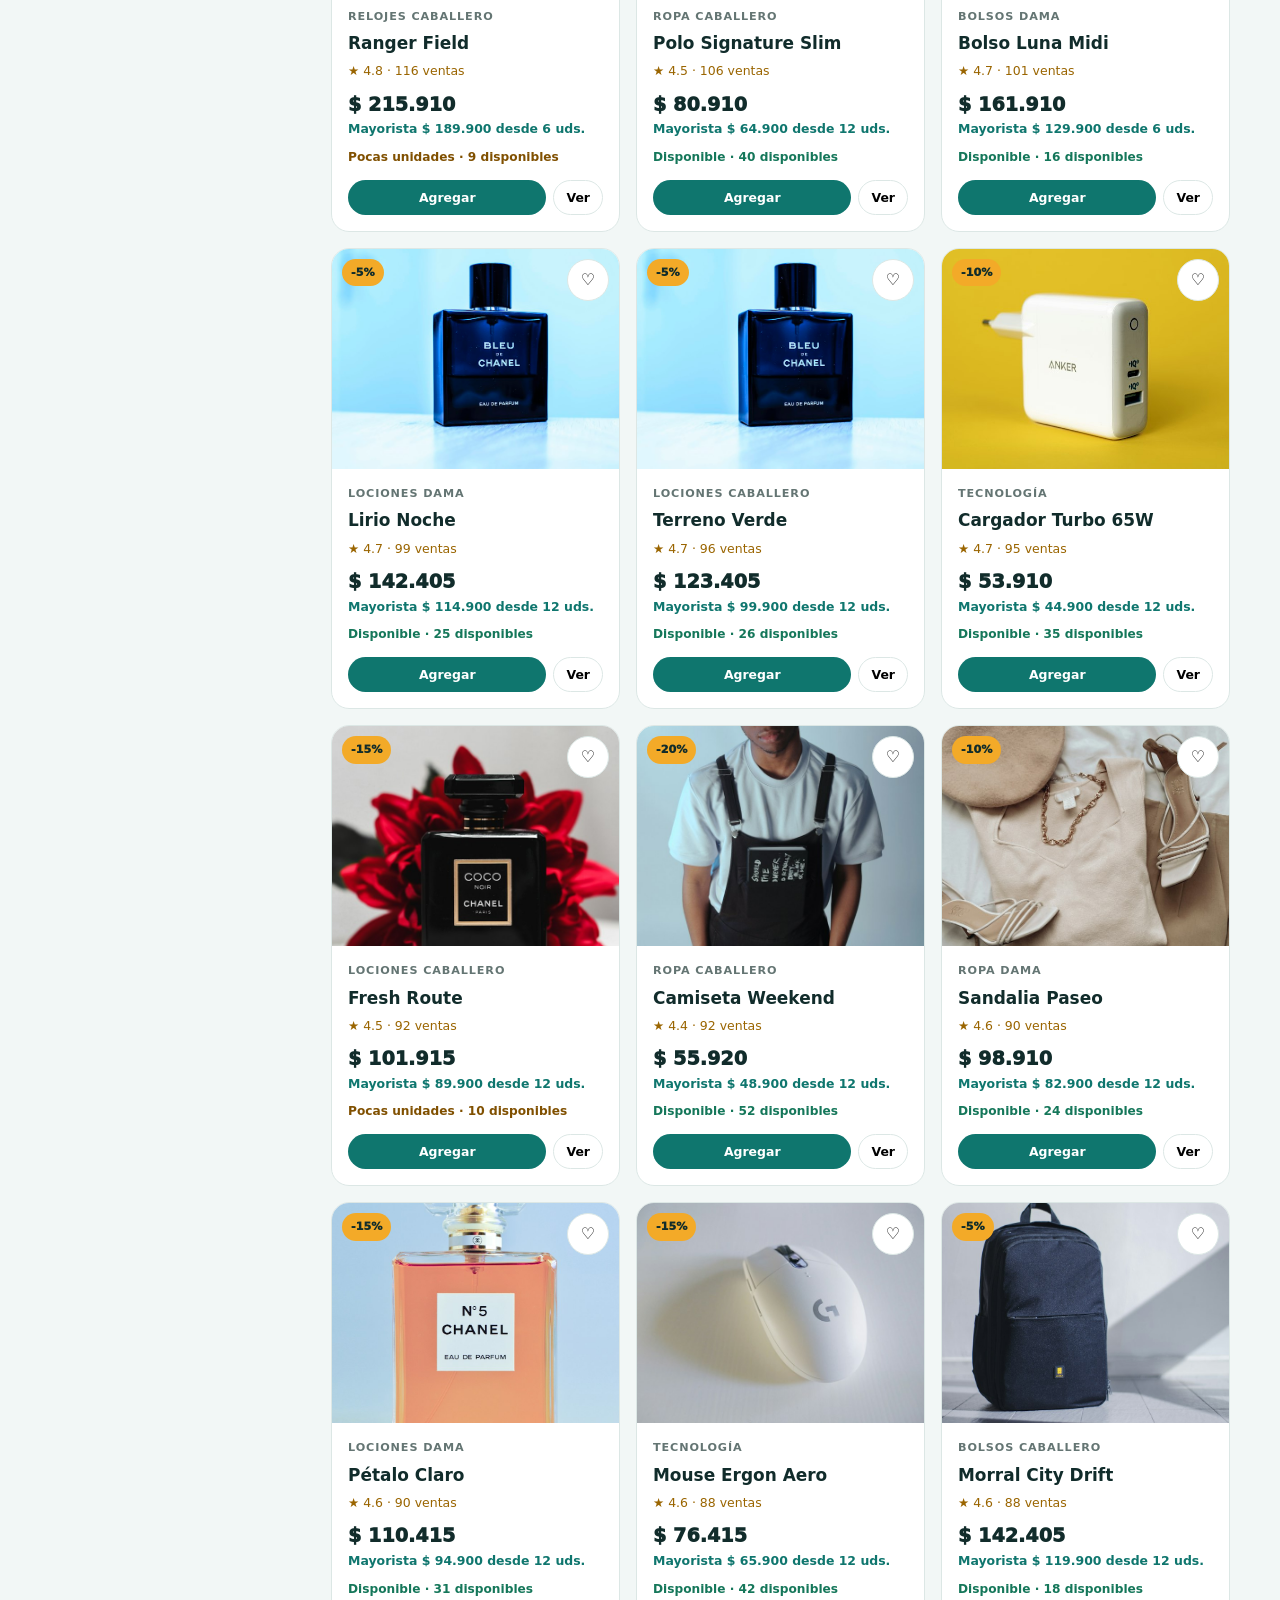
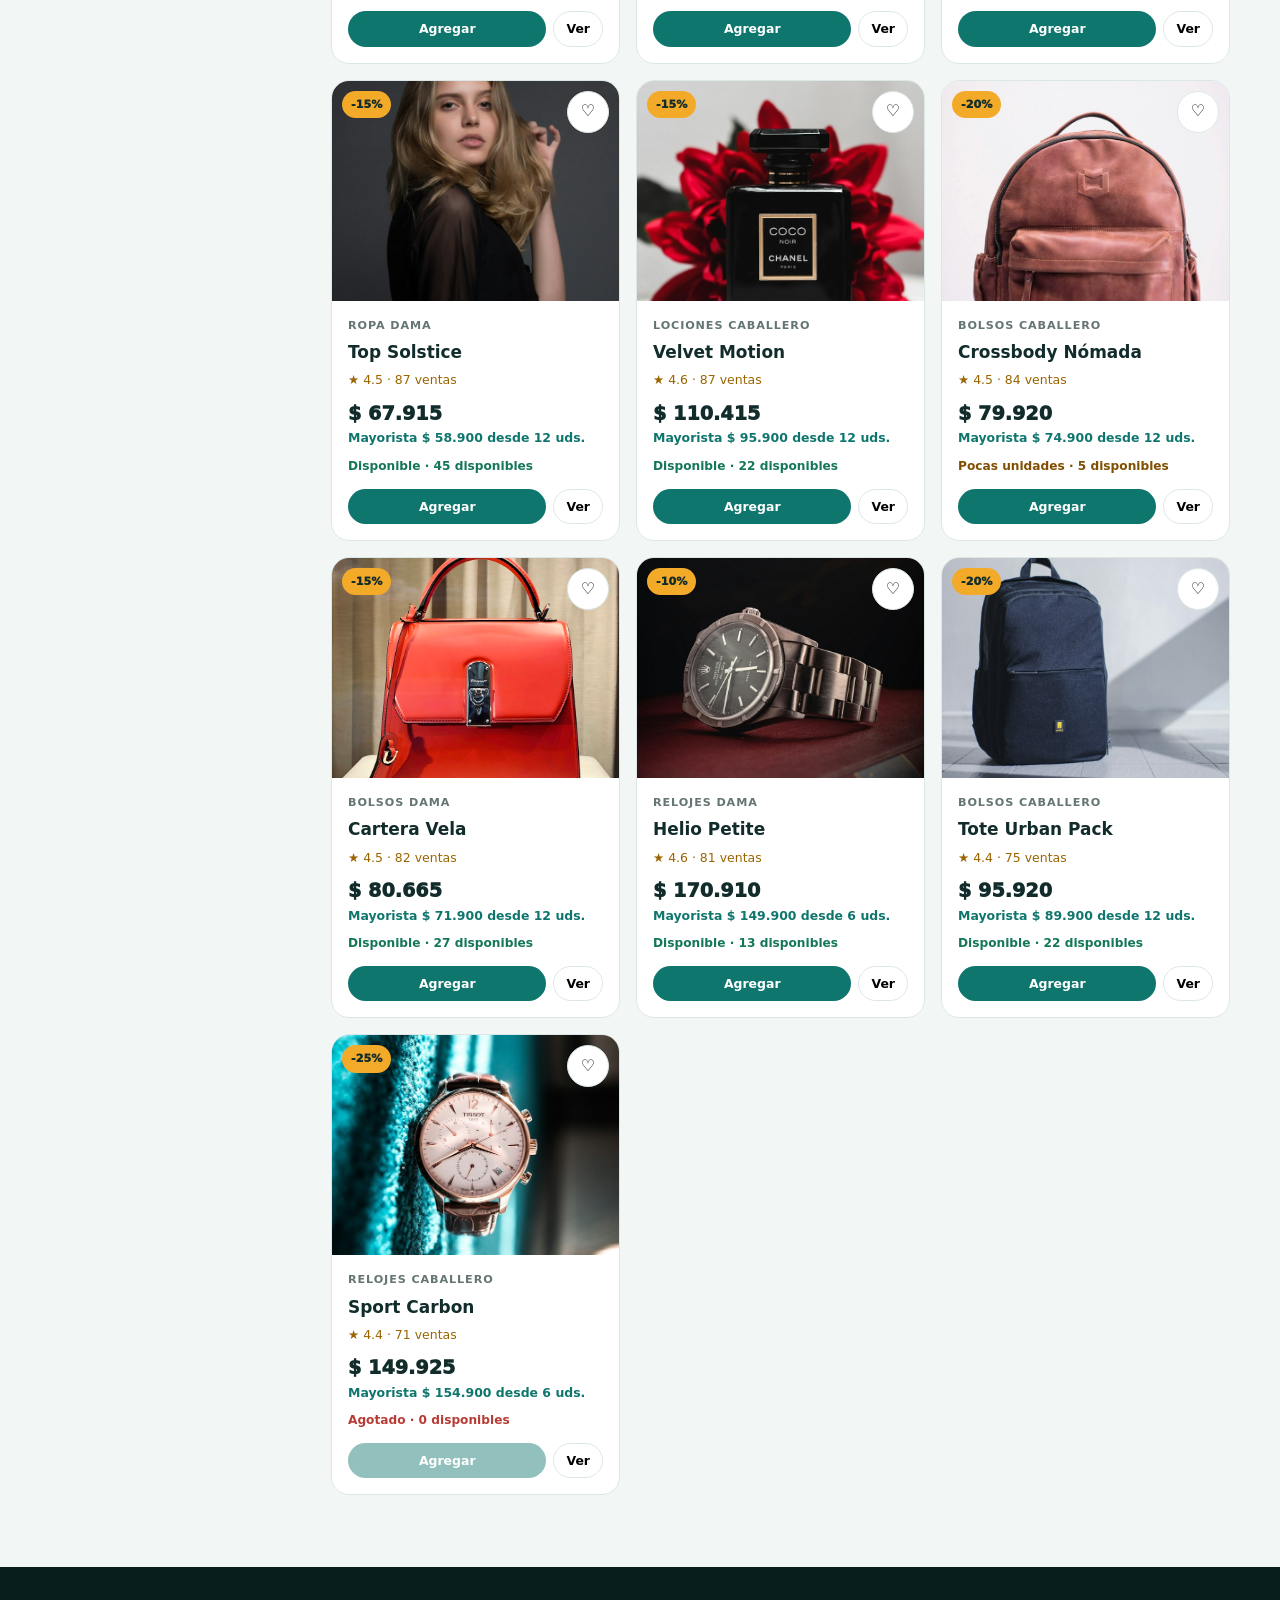
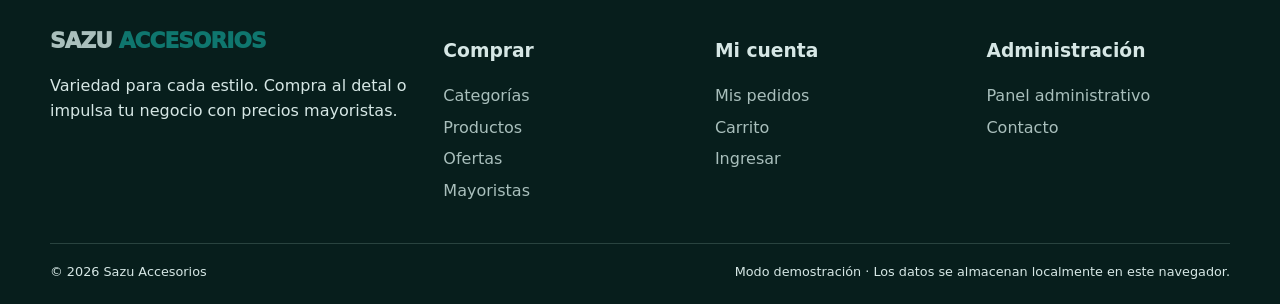
<file: ofertas.html>
<!doctype html>
<html lang="es">
  <head>
    <meta charset="utf-8" />
    <meta name="viewport" content="width=device-width,initial-scale=1" />
    <meta
      name="description"
      content="Explora los productos con ofertas de Sazu Accesorios."
    />
    <title>Ofertas | Sazu Accesorios</title>
    <link rel="stylesheet" href="css/styles.css" />
  </head>
  <body>
    <div id="sharedHeader"></div>
    <main>
      <section class="section soft" id="productos">
        <div class="container">
          <div class="section-title">
            <div>
              <span class="eyebrow">Compra a tu manera</span>
              <h1 class="page-title">Productos en oferta</h1>
            </div>
            <p>Referencias con ofertas señaladas en nuestro catálogo.</p>
          </div>
          <div class="searchbar">
            <input
              id="search"
              type="search"
              placeholder="Buscar por producto o categoría..."
              aria-label="Buscar"
            /><button>⌕</button>
          </div>
          <div class="shop">
            <aside class="filters">
              <h3>Filtros</h3>
              <div class="field">
                <label>Categoría</label
                ><select id="category">
                  <option value="">Todas</option>
                </select>
              </div>
              <div class="grid2">
                <div class="field">
                  <label>Precio mínimo</label
                  ><input id="minPrice" type="number" />
                </div>
                <div class="field">
                  <label>Precio máximo</label
                  ><input id="maxPrice" type="number" />
                </div>
              </div>
              <div class="field">
                <label>Disponibilidad</label
                ><select id="availability">
                  <option value="">Todas</option>
                  <option>Disponible</option>
                  <option>Pocas unidades</option>
                  <option>Agotado</option>
                </select>
              </div>
              <button class="btn btn-outline btn-small" id="clear">
                Limpiar
              </button>
            </aside>
            <div>
              <div class="toolbar">
                <span id="productCount">Productos en oferta</span
                ><select id="sort">
                  <option value="popular">Más populares</option>
                  <option value="low">Menor precio</option>
                  <option value="high">Mayor precio</option>
                  <option value="new">Más recientes</option>
                </select>
              </div>
              <div class="products" id="productGrid" data-offers-only></div>
            </div>
          </div>
        </div>
      </section>
    </main>
    <div id="sharedFooter"></div>
    <aside class="drawer" id="cartDrawer">
      <div class="backdrop" data-close-drawer></div>
      <div class="drawer-panel">
        <div class="drawer-head">
          <h2>Tu carrito</h2>
          <button class="icon" data-close-drawer>×</button>
        </div>
        <div class="drawer-items" id="drawerItems"></div>
        <div class="total grand">
          <span>Total</span><span data-total></span>
        </div>
        <a class="btn btn-primary" href="checkout.html">Finalizar pedido</a
        ><a class="btn btn-outline" href="carrito.html">Ver carrito completo</a>
      </div>
    </aside>
    <div class="toast" id="toast" role="status" aria-live="polite"></div>
    <script src="js/products.js"></script>
    <script src="js/clients.js"></script>
    <script src="js/orders.js"></script>
    <script src="js/pricing.js"></script>
    <script src="js/storage.js"></script>
    <script src="js/app.js"></script>
    <script src="js/cart.js"></script>
  </body>
</html>
</file>
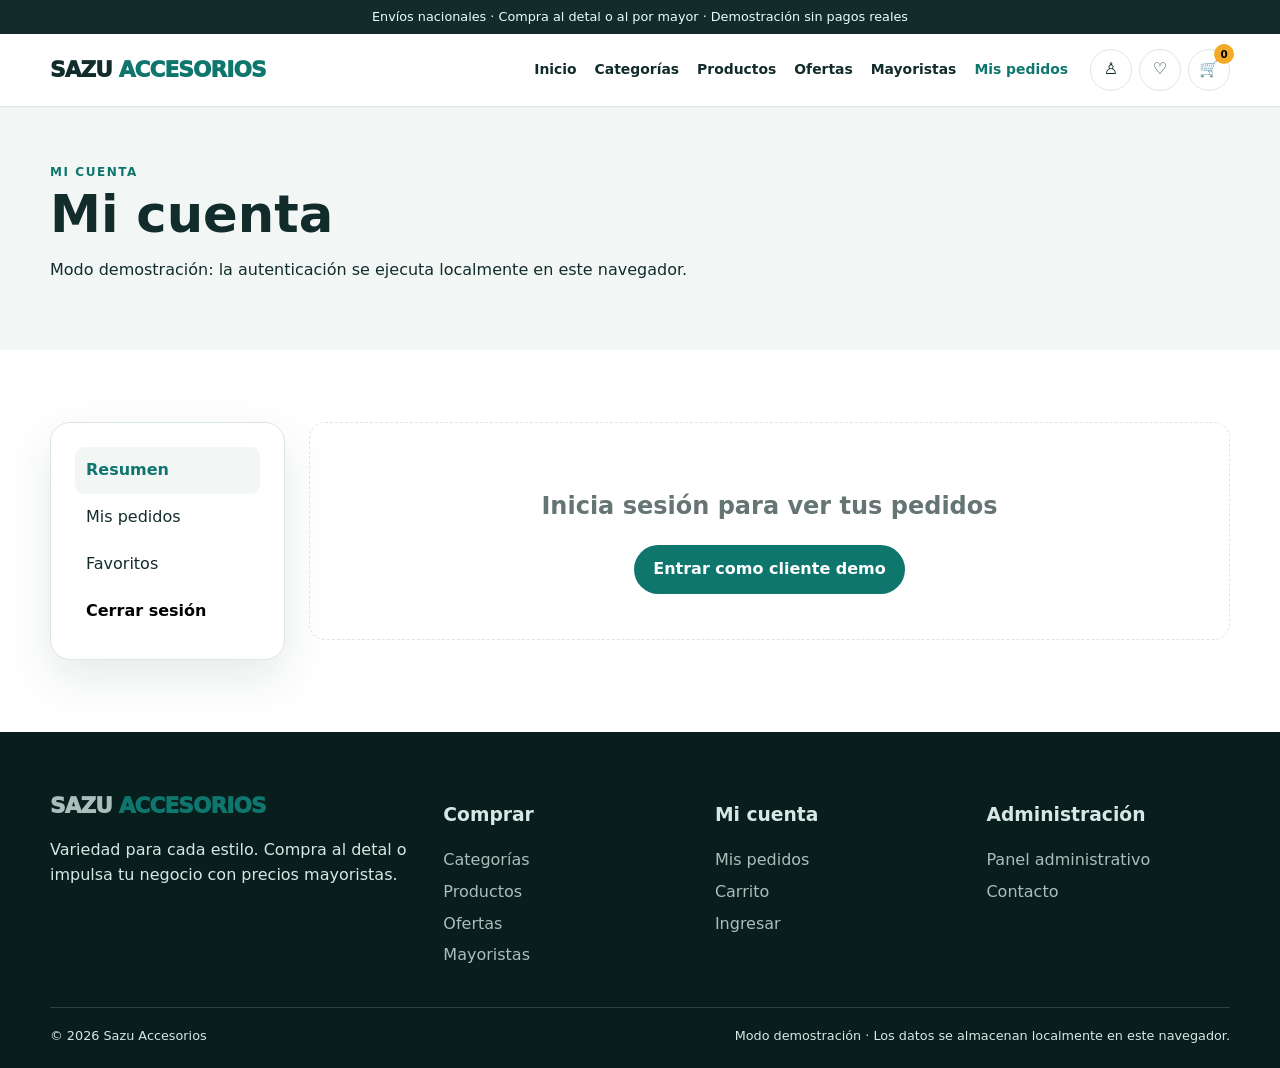
<file: perfil.html>
<!doctype html>
<html lang="es">
  <head>
    <meta charset="utf-8" />
    <meta name="viewport" content="width=device-width,initial-scale=1" />
    <title>Mi perfil | Sazu</title>
    <link rel="stylesheet" href="css/styles.css" />
  </head>
  <body>
    <div id="sharedHeader"></div>
    <main>
      <section class="page-hero">
        <div class="container">
          <span class="eyebrow">Mi cuenta</span>
          <h1 class="page-title">Mi cuenta</h1>
          <p>
            Modo demostración: la autenticación se ejecuta localmente en este
            navegador.
          </p>
        </div>
      </section>
      <section class="section">
        <div class="container profile">
          <nav class="card side-nav">
            <button class="active">Resumen</button>
            <a href="#history">Mis pedidos</a>
            <a href="#favorites">Favoritos</a>
            <button id="logout">Cerrar sesión</button>
          </nav>
          <div id="profileSummary"></div>
        </div>
      </section>
    </main>
    <div id="sharedFooter"></div>
    <div class="toast" id="toast" role="status" aria-live="polite"></div>
    <script src="js/products.js"></script>
    <script src="js/clients.js"></script>
    <script src="js/orders.js"></script>
    <script src="js/pricing.js"></script>
    <script src="js/storage.js"></script>
    <script src="js/app.js"></script>
  </body>
</html>
</file>
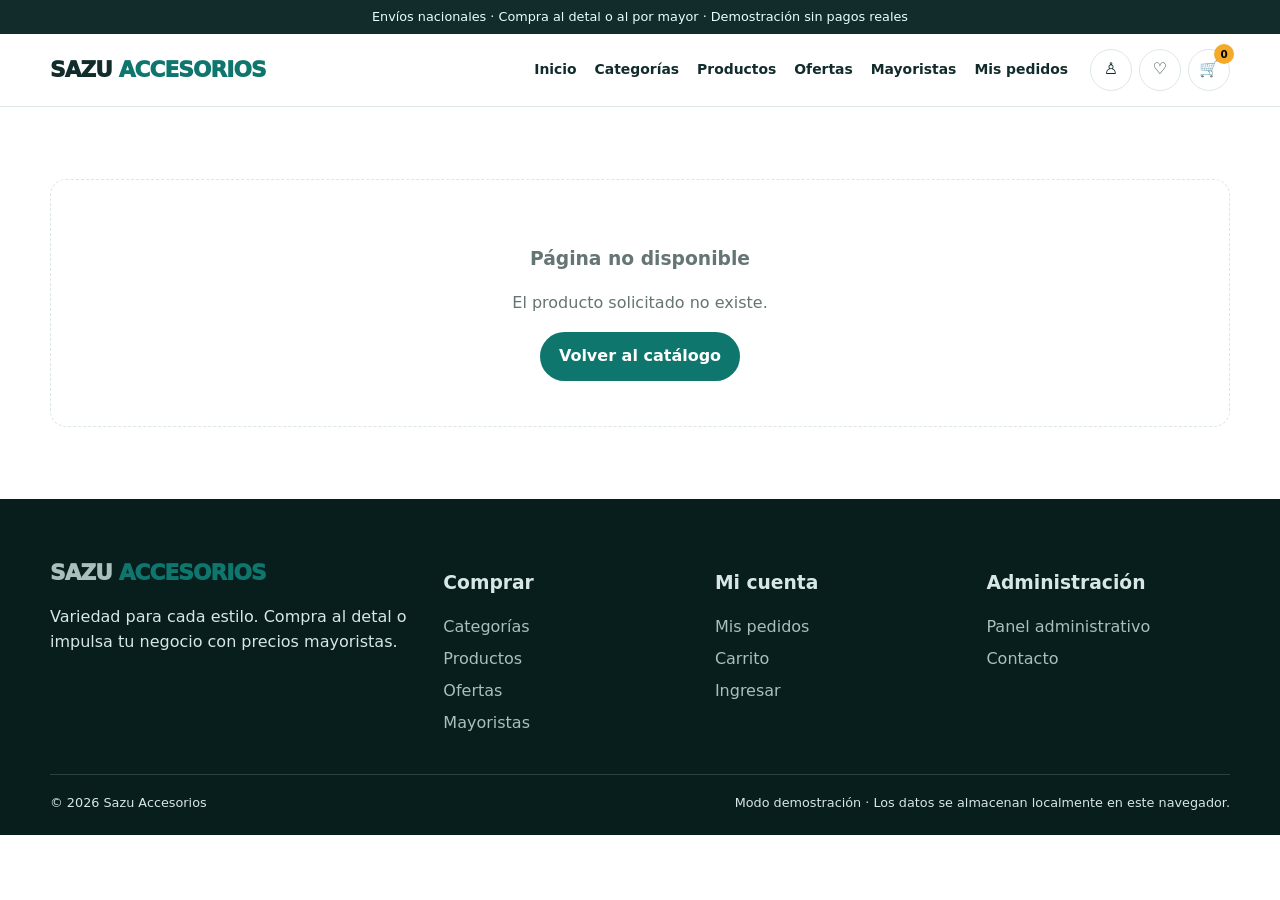
<file: producto.html>
<!doctype html>
<html lang="es">
  <head>
    <meta charset="utf-8" />
    <meta name="viewport" content="width=device-width,initial-scale=1" />
    <title>Producto | Sazu</title>
    <link rel="stylesheet" href="css/styles.css" />
  </head>
  <body>
    <div id="sharedHeader"></div>
    <main class="section">
      <div class="container" id="productDetail"></div>
    </main>
    <div id="sharedFooter"></div>
    <aside class="drawer" id="cartDrawer">
      <div class="backdrop" data-close-drawer></div>
      <div class="drawer-panel">
        <div class="drawer-head">
          <h2>Tu carrito</h2>
          <button class="icon" data-close-drawer>×</button>
        </div>
        <div id="drawerItems" class="drawer-items"></div>
        <div class="total grand">
          <span>Total</span><span data-total></span>
        </div>
        <a class="btn btn-primary" href="checkout.html">Finalizar pedido</a>
      </div>
    </aside>
    <div class="toast" id="toast" role="status" aria-live="polite"></div>
    <script src="js/products.js"></script>
    <script src="js/clients.js"></script>
    <script src="js/orders.js"></script>
    <script src="js/pricing.js"></script>
    <script src="js/storage.js"></script>
    <script src="js/app.js"></script>
    <script src="js/cart.js"></script>
  </body>
</html>
</file>
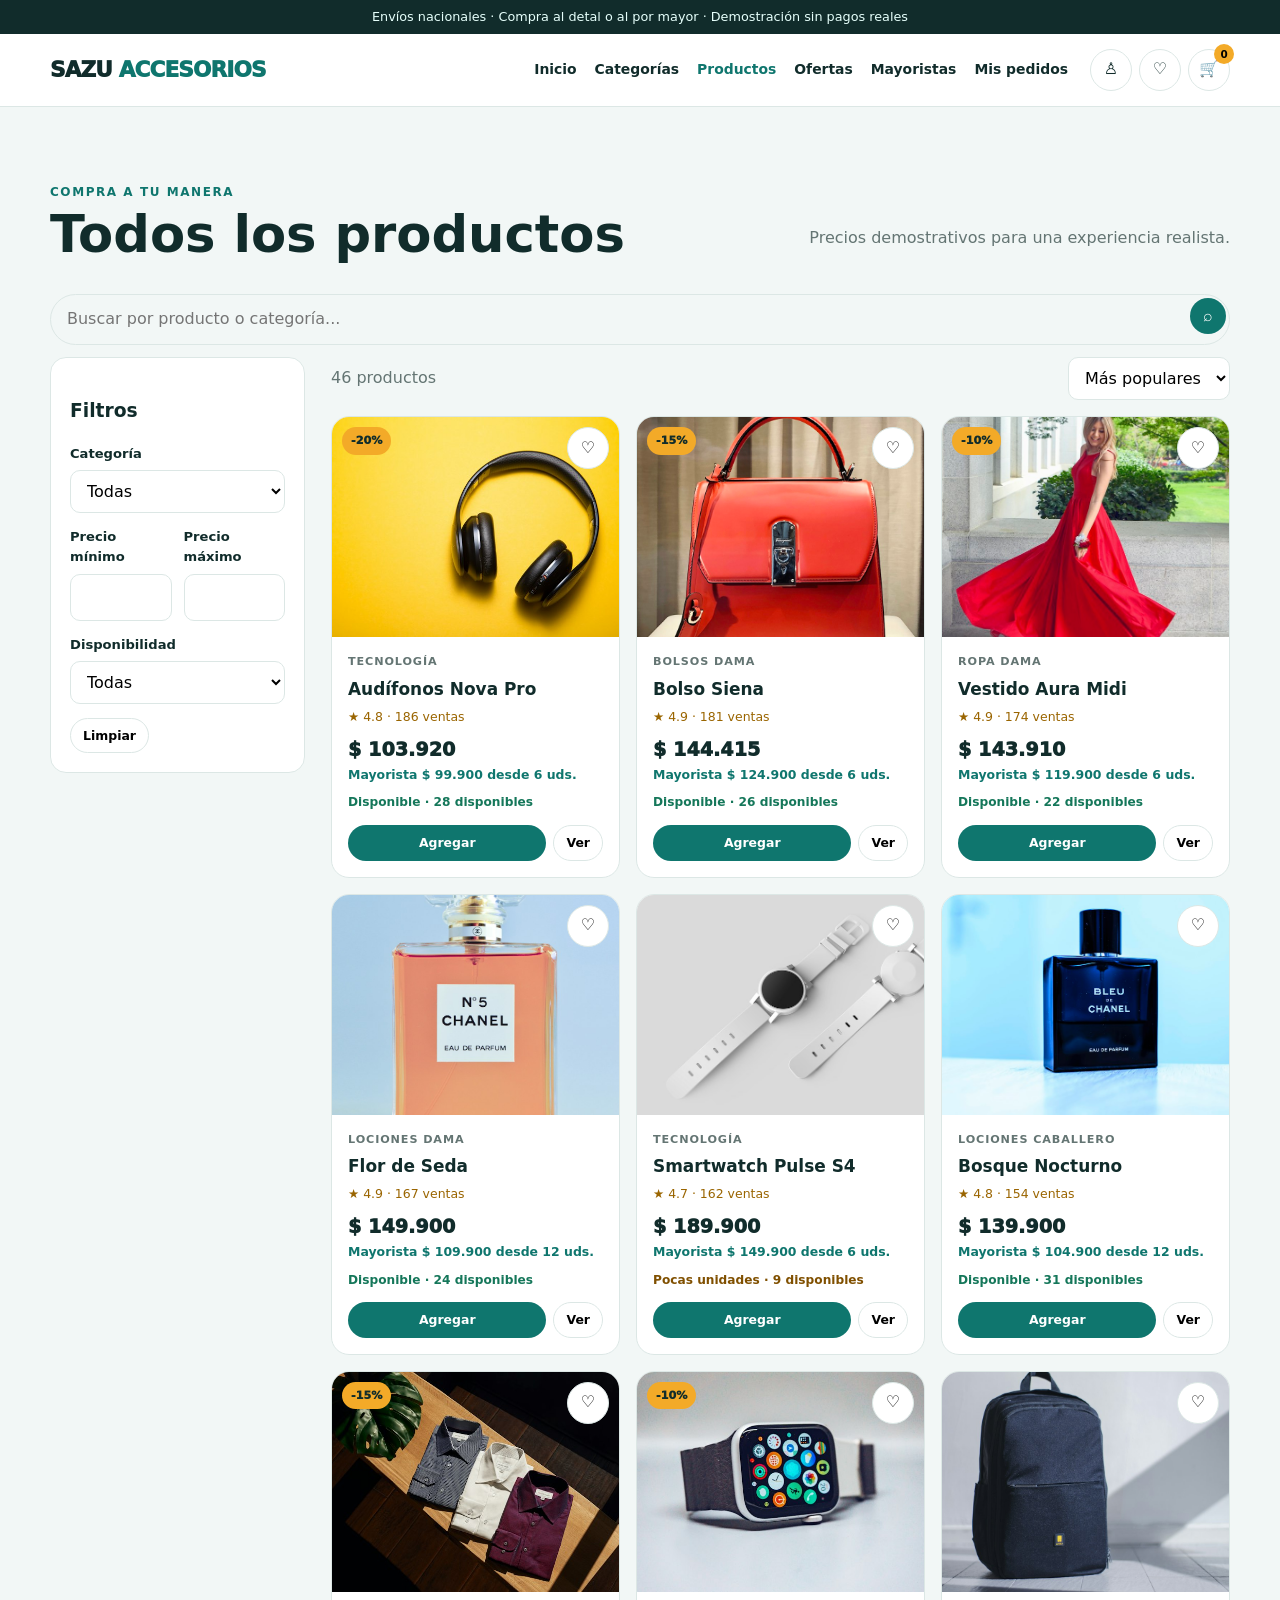
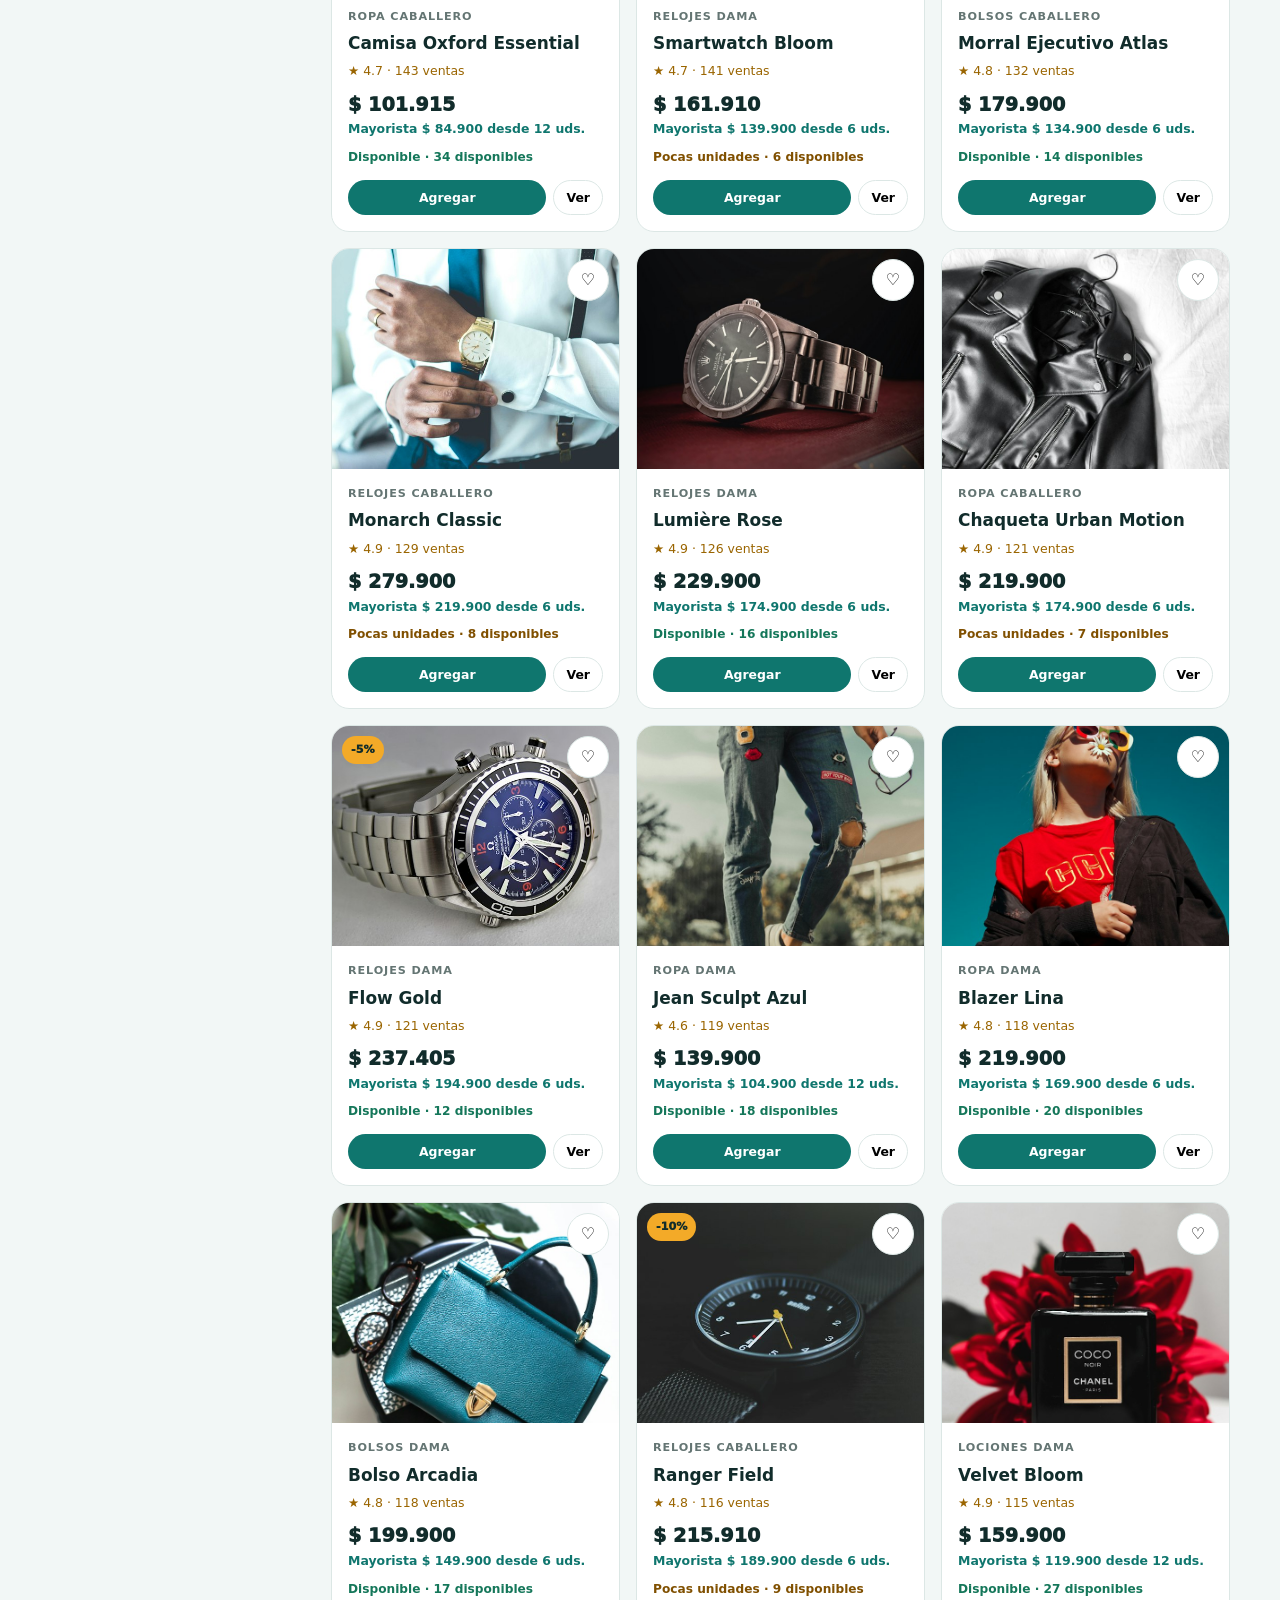
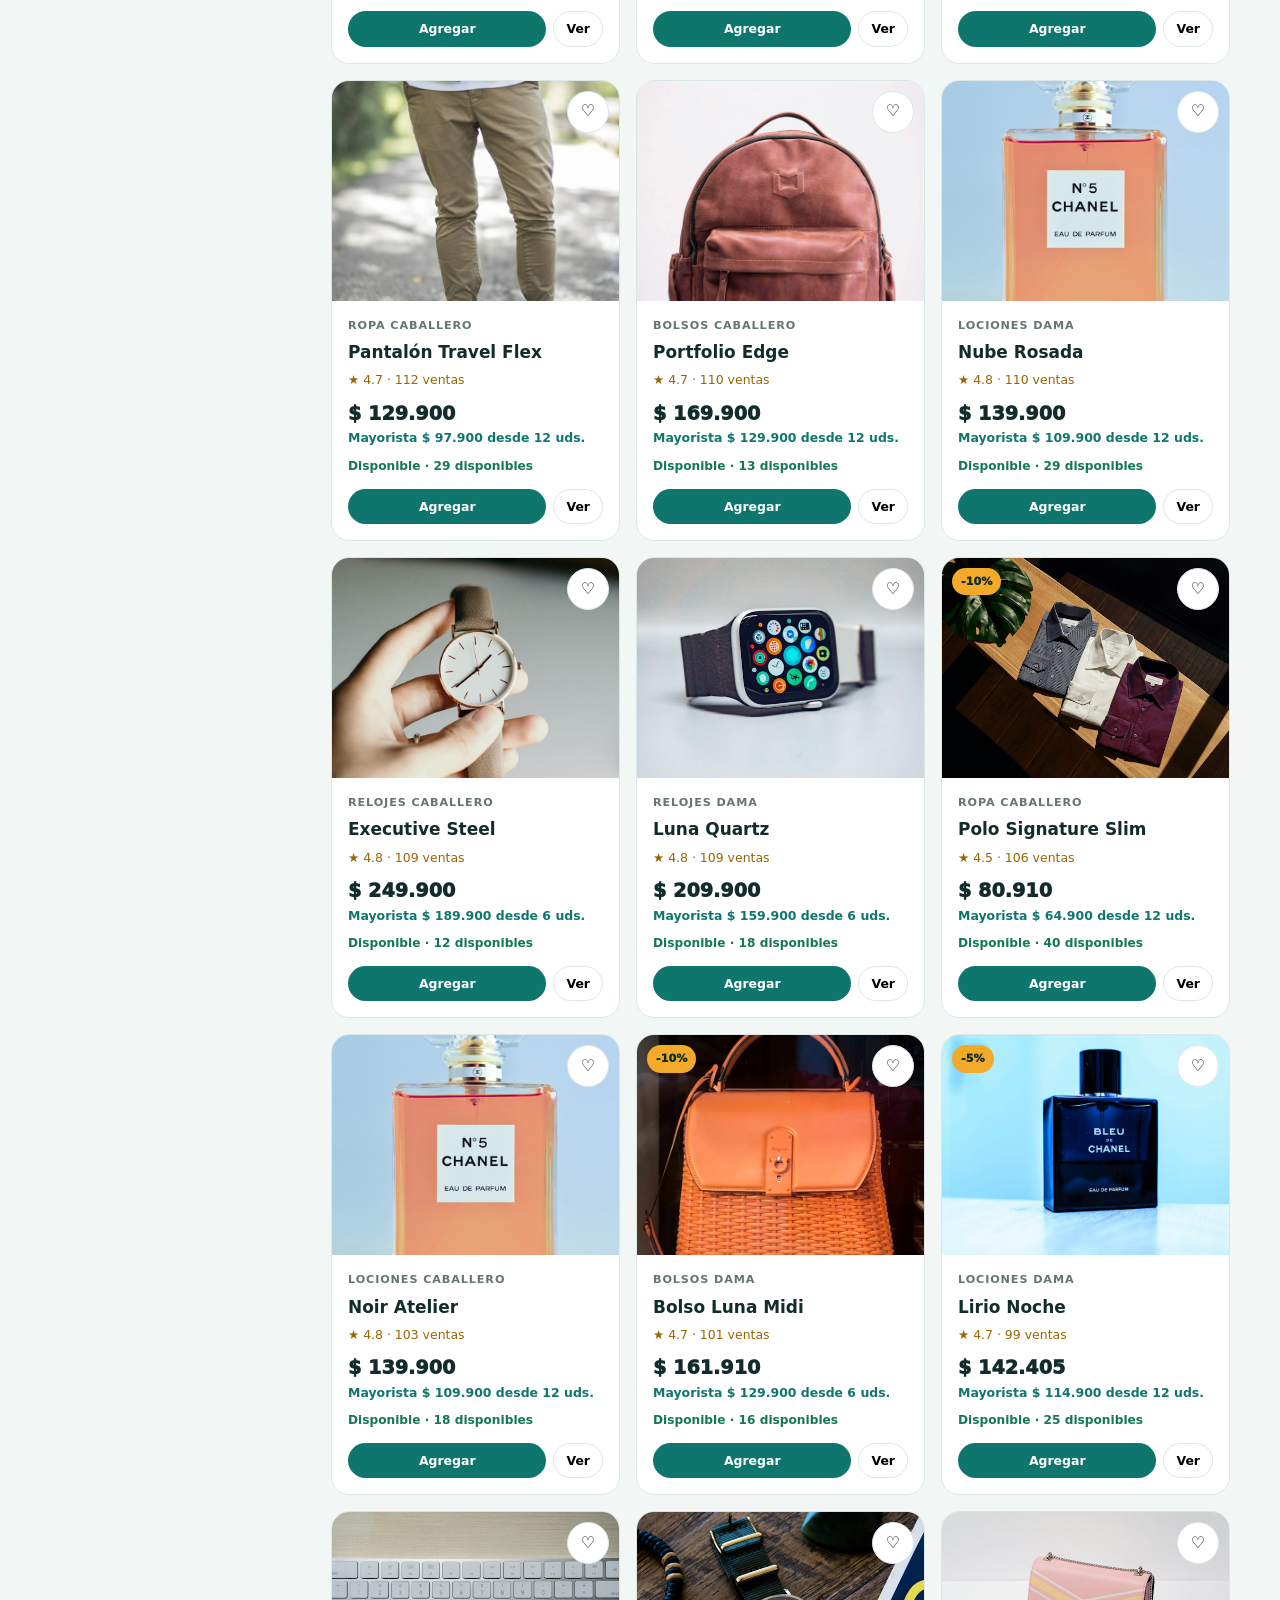
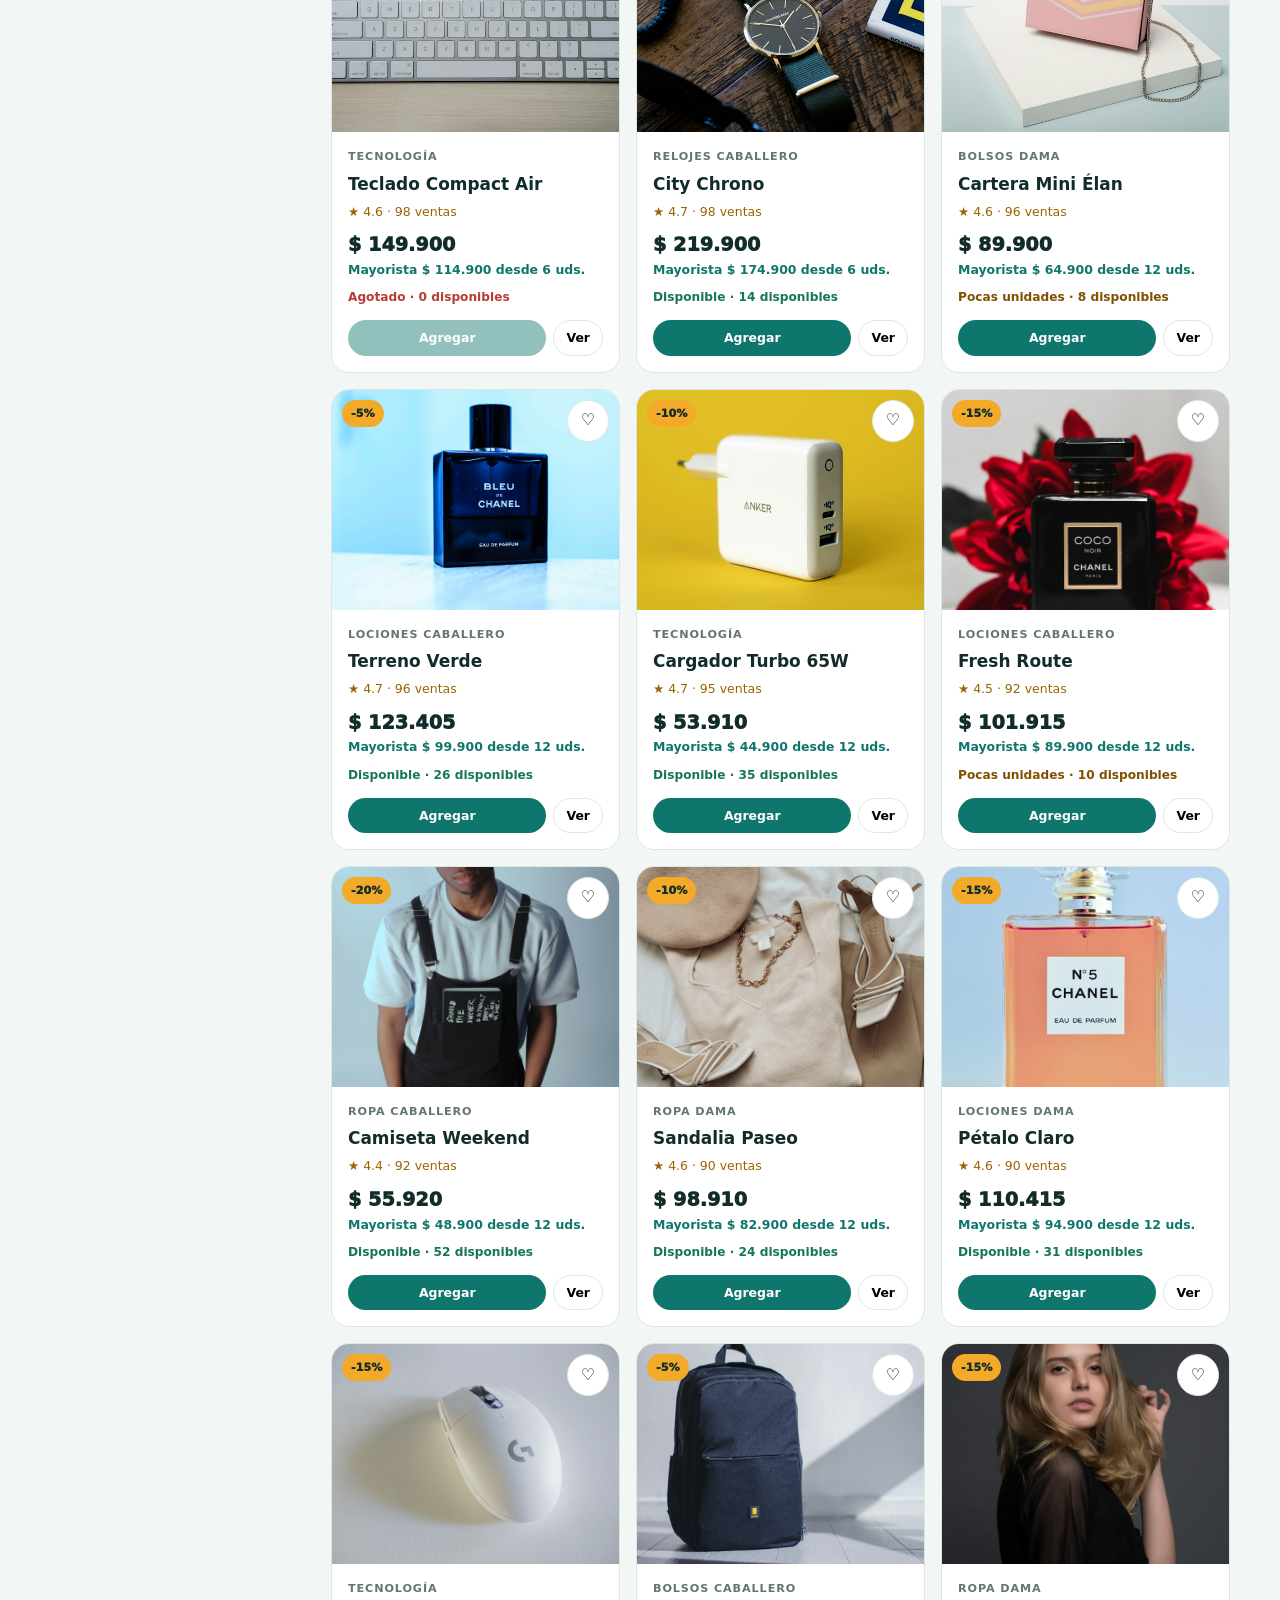
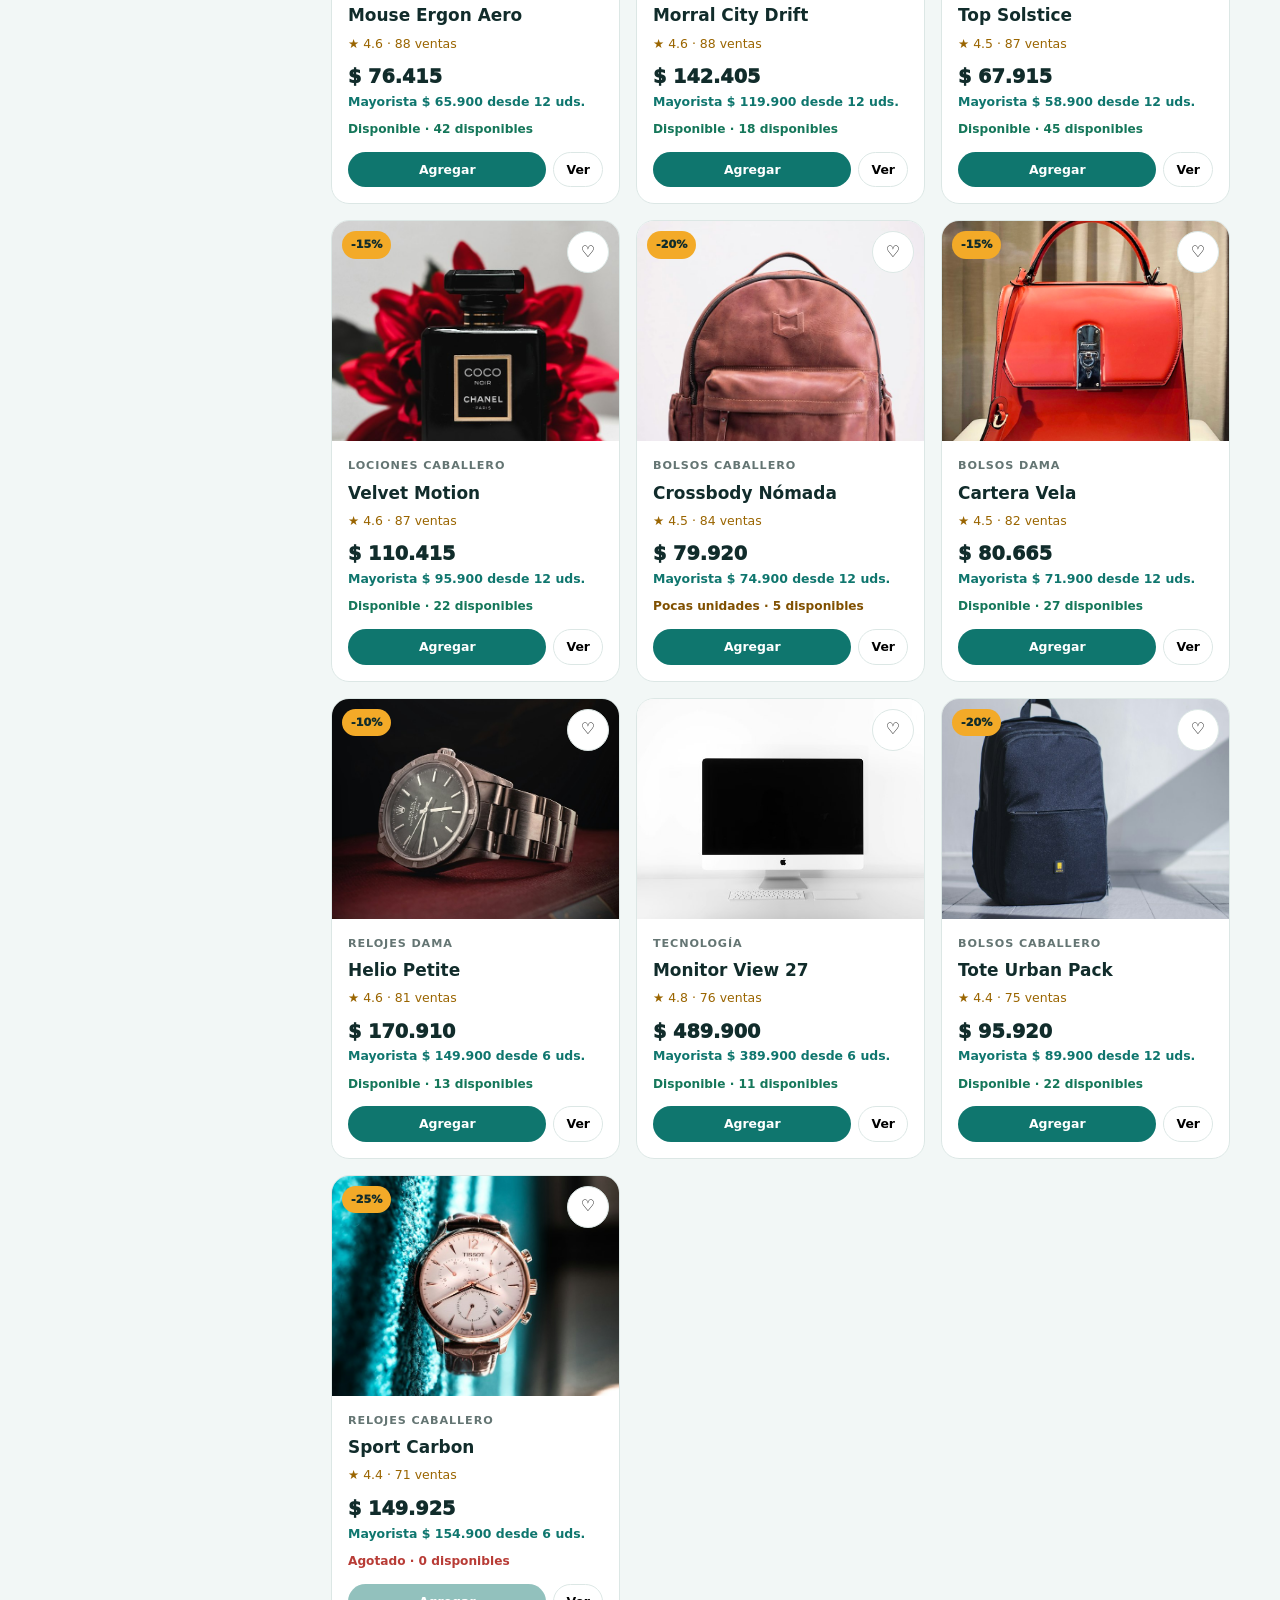
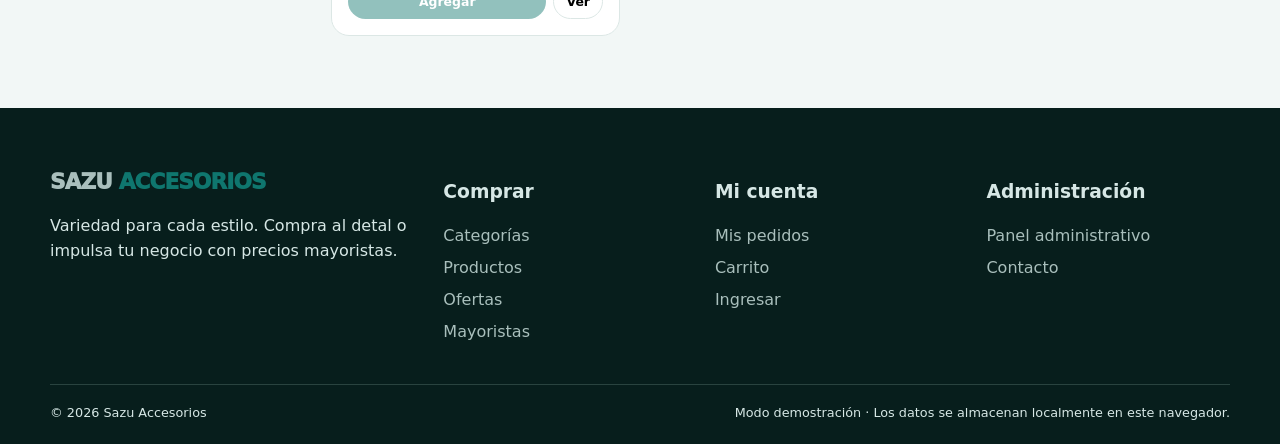
<file: productos.html>
<!doctype html>
<html lang="es">
  <head>
    <meta charset="utf-8" />
    <meta name="viewport" content="width=device-width,initial-scale=1" />
    <meta
      name="description"
      content="Consulta el catálogo y filtra por categoría, precio y disponibilidad."
    />
    <title>Productos | Sazu Accesorios</title>
    <link rel="stylesheet" href="css/styles.css" />
  </head>
  <body>
    <div id="sharedHeader"></div>
    <main>
      <section class="section soft" id="productos">
        <div class="container">
          <div class="section-title">
            <div>
              <span class="eyebrow">Compra a tu manera</span>
              <h1 class="page-title">Todos los productos</h1>
            </div>
            <p>Precios demostrativos para una experiencia realista.</p>
          </div>
          <div class="searchbar">
            <input
              id="search"
              type="search"
              placeholder="Buscar por producto o categoría..."
              aria-label="Buscar"
            /><button>⌕</button>
          </div>
          <div class="shop">
            <aside class="filters">
              <h3>Filtros</h3>
              <div class="field">
                <label>Categoría</label
                ><select id="category">
                  <option value="">Todas</option>
                </select>
              </div>
              <div class="grid2">
                <div class="field">
                  <label>Precio mínimo</label
                  ><input id="minPrice" type="number" />
                </div>
                <div class="field">
                  <label>Precio máximo</label
                  ><input id="maxPrice" type="number" />
                </div>
              </div>
              <div class="field">
                <label>Disponibilidad</label
                ><select id="availability">
                  <option value="">Todas</option>
                  <option>Disponible</option>
                  <option>Pocas unidades</option>
                  <option>Agotado</option>
                </select>
              </div>
              <button class="btn btn-outline btn-small" id="clear">
                Limpiar
              </button>
            </aside>
            <div>
              <div class="toolbar">
                <span id="productCount">Cargando productos</span
                ><select id="sort">
                  <option value="popular">Más populares</option>
                  <option value="low">Menor precio</option>
                  <option value="high">Mayor precio</option>
                  <option value="new">Más recientes</option>
                </select>
              </div>
              <div class="products" id="productGrid"></div>
            </div>
          </div>
        </div>
      </section>
    </main>
    <div id="sharedFooter"></div>
    <aside class="drawer" id="cartDrawer">
      <div class="backdrop" data-close-drawer></div>
      <div class="drawer-panel">
        <div class="drawer-head">
          <h2>Tu carrito</h2>
          <button class="icon" data-close-drawer>×</button>
        </div>
        <div class="drawer-items" id="drawerItems"></div>
        <div class="total grand">
          <span>Total</span><span data-total></span>
        </div>
        <a class="btn btn-primary" href="checkout.html">Finalizar pedido</a
        ><a class="btn btn-outline" href="carrito.html">Ver carrito completo</a>
      </div>
    </aside>
    <div class="toast" id="toast" role="status" aria-live="polite"></div>
    <script src="js/products.js"></script>
    <script src="js/clients.js"></script>
    <script src="js/orders.js"></script>
    <script src="js/pricing.js"></script>
    <script src="js/storage.js"></script>
    <script src="js/app.js"></script>
    <script src="js/cart.js"></script>
  </body>
</html>
</file>
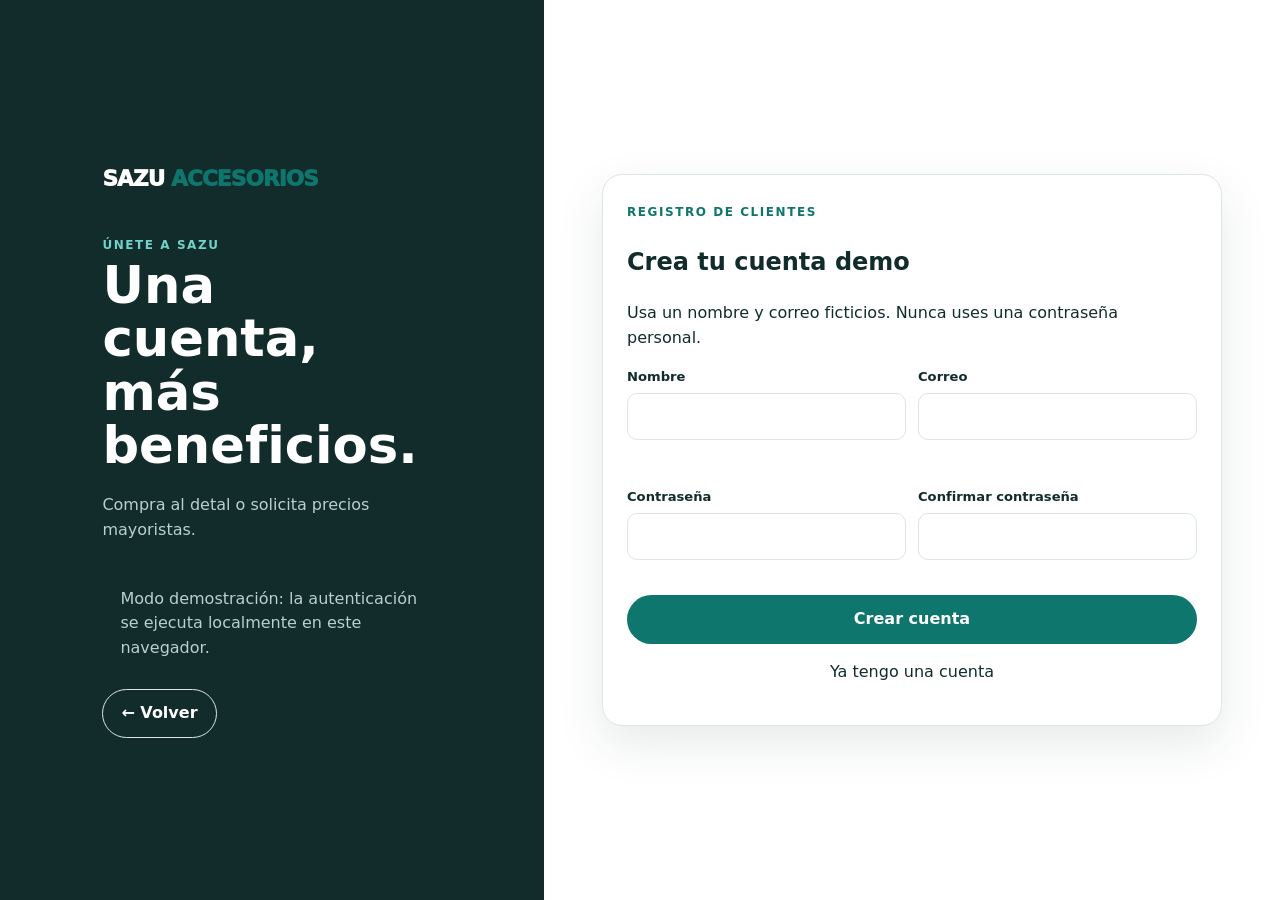
<file: registro.html>
<!doctype html>
<html lang="es">
  <head>
    <meta charset="utf-8" />
    <meta name="viewport" content="width=device-width,initial-scale=1" />
    <title>Registro | Sazu</title>
    <link rel="stylesheet" href="css/styles.css" />
  </head>
  <body>
    <main class="auth">
      <section class="auth-info">
        <a class="brand" href="index.html">SAZU <span>ACCESORIOS</span></a>
        <span class="eyebrow" style="color: #70d2c9; margin-top: 40px"
          >Únete a Sazu</span
        >
        <h1 class="page-title">Una cuenta, más beneficios.</h1>
        <p>Compra al detal o solicita precios mayoristas.</p>
        <p class="demo-note">
          Modo demostración: la autenticación se ejecuta localmente en este
          navegador.
        </p>
        <a
          class="btn btn-outline"
          style="width: max-content; background: transparent; color: #fff"
          href="index.html"
          >← Volver</a
        >
      </section>
      <section class="auth-main">
        <form class="form-card" id="registerForm">
          <span class="eyebrow">Registro de clientes</span>
          <h2>Crea tu cuenta demo</h2>
          <p>
            Usa un nombre y correo ficticios. Nunca uses una contraseña
            personal.
          </p>
          <div class="grid2">
            <div class="field">
              <label>Nombre</label><input id="firstName" required /><span
                class="error"
              ></span>
            </div>
            <div class="field">
              <label>Correo</label><input type="email" required /><span
                class="error"
              ></span>
            </div>
            <div class="field">
              <label>Contraseña</label
              ><input
                id="password"
                type="password"
                minlength="6"
                required
              /><span class="error"></span>
            </div>
            <div class="field">
              <label>Confirmar contraseña</label
              ><input id="confirm" type="password" required /><span
                class="error"
                id="confirmError"
              ></span>
            </div>
          </div>
          <button class="btn btn-primary" style="width: 100%">
            Crear cuenta
          </button>
          <p style="text-align: center">
            <a href="login.html">Ya tengo una cuenta</a>
          </p>
        </form>
      </section>
    </main>
    <div class="toast" id="toast" role="status" aria-live="polite"></div>
    <script src="js/products.js"></script>
    <script src="js/clients.js"></script>
    <script src="js/orders.js"></script>
    <script src="js/pricing.js"></script>
    <script src="js/storage.js"></script>
    <script src="js/app.js"></script>
  </body>
</html>
</file>
<file: css/styles.css>
:root {
  --ink: #112c2b;
  --brand: #0f766e;
  --brand2: #0a4c48;
  --gold: #f3aa28;
  --soft: #f2f7f6;
  --line: #dce7e5;
  --muted: #647573;
  --white: #fff;
  --danger: #b83c36;
  --ok: #15775a;
  --shadow: 0 18px 48px #12302d1a;
  --r: 20px;
}
* {
  box-sizing: border-box;
}
html {
  scroll-behavior: smooth;
}
body {
  margin: 0;
  font-family:
    Inter,
    system-ui,
    -apple-system,
    "Segoe UI",
    sans-serif;
  color: var(--ink);
  line-height: 1.55;
  background: #fff;
}
body.lock {
  overflow: hidden;
}
a {
  text-decoration: none;
  color: inherit;
}
img {
  display: block;
  max-width: 100%;
}
button,
input,
select,
textarea {
  font: inherit;
}
button {
  cursor: pointer;
}
.container {
  width: min(1180px, calc(100% - 32px));
  margin: auto;
}
.section {
  padding: 72px 0;
}
.soft {
  background: var(--soft);
}
.eyebrow {
  text-transform: uppercase;
  letter-spacing: 0.13em;
  font-size: 0.75rem;
  color: var(--brand);
  font-weight: 900;
}
.section-title {
  display: flex;
  align-items: end;
  justify-content: space-between;
  gap: 24px;
  margin-bottom: 28px;
}
.section-title h2,
.page-title {
  font-size: clamp(2rem, 4vw, 3.4rem);
  line-height: 1.04;
  margin: 0.3rem 0;
}
.section-title p {
  max-width: 580px;
  color: var(--muted);
}
.topbar {
  background: var(--ink);
  color: #e6fffb;
  text-align: center;
  padding: 7px;
  font-size: 0.8rem;
}
.header {
  position: sticky;
  top: 0;
  z-index: 100;
  background: #fffffff2;
  backdrop-filter: blur(14px);
  border-bottom: 1px solid var(--line);
}
.nav {
  height: 72px;
  display: flex;
  align-items: center;
  gap: 22px;
}
.brand {
  font-size: 1.35rem;
  font-weight: 950;
  letter-spacing: -0.04em;
  white-space: nowrap;
}
.brand span {
  color: var(--brand);
}
.links {
  display: flex;
  gap: 18px;
  font-size: 0.87rem;
  font-weight: 800;
  margin-left: auto;
}
.links a:hover,
.links a[aria-current="page"],
.mobile a[aria-current="page"] {
  color: var(--brand);
}
.actions {
  display: flex;
  gap: 7px;
}
.icon {
  width: 42px;
  height: 42px;
  border: 1px solid var(--line);
  background: #fff;
  border-radius: 50%;
  display: grid;
  place-items: center;
  position: relative;
}
.count {
  position: absolute;
  right: -5px;
  top: -6px;
  background: var(--gold);
  min-width: 20px;
  height: 20px;
  border-radius: 99px;
  font-size: 0.65rem;
  font-weight: 900;
  display: grid;
  place-items: center;
}
.floating-cart {
  position: fixed;
  right: 22px;
  bottom: 22px;
  width: 66px;
  height: 66px;
  border: 0;
  border-radius: 50%;
  background: linear-gradient(180deg, var(--brand), var(--brand2));
  color: #fff;
  box-shadow: 0 18px 40px rgba(15, 118, 110, 0.32);
  display: none;
  align-items: center;
  justify-content: center;
  z-index: 130;
  transition:
    transform 0.2s ease,
    opacity 0.2s ease;
}
.floating-cart:hover {
  transform: translateY(-2px) scale(1.02);
}
.floating-cart .floating-cart-icon {
  font-size: 1.7rem;
  line-height: 1;
}
.floating-cart .count {
  position: absolute;
  right: -4px;
  top: -4px;
  background: var(--gold);
  color: var(--ink);
  min-width: 22px;
  height: 22px;
  font-size: 0.68rem;
}
.hamb {
  display: none;
}
.mobile {
  display: none;
  padding: 12px 16px 20px;
}
.mobile.open {
  display: block;
}
.mobile a {
  display: block;
  padding: 10px 0;
  font-weight: 800;
}
.searchbar {
  position: relative;
  margin-bottom: 12px;
}
.searchbar input {
  width: 100%;
  border: 1px solid var(--line);
  background: var(--soft);
  padding: 12px 46px 12px 16px;
  border-radius: 999px;
}
.searchbar button {
  position: absolute;
  right: 4px;
  top: 4px;
  width: 36px;
  height: 36px;
  border: 0;
  border-radius: 50%;
  background: var(--brand);
  color: #fff;
}
.btn {
  border: 1px solid transparent;
  border-radius: 999px;
  padding: 11px 18px;
  font-weight: 850;
  display: inline-flex;
  justify-content: center;
  align-items: center;
  gap: 7px;
  transition: 0.2s;
}
.btn:hover {
  transform: translateY(-2px);
}
.btn-primary {
  background: var(--brand);
  color: #fff;
}
.btn-primary:hover {
  background: var(--brand2);
}
.btn-dark {
  background: var(--ink);
  color: #fff;
}
.btn-outline {
  border-color: var(--line);
  background: #fff;
}
.btn-small {
  padding: 7px 12px;
  font-size: 0.78rem;
}
.btn-danger {
  border-color: #f1c6c3;
  background: #fff;
  color: var(--danger);
}
button:focus-visible,
a:focus-visible,
input:focus-visible,
select:focus-visible,
textarea:focus-visible {
  outline: 3px solid #f3aa2877;
  outline-offset: 2px;
}
[disabled] {
  opacity: 0.45;
  pointer-events: none;
}
.hero {
  padding: 52px 0 34px;
  background: linear-gradient(135deg, #edf9f6, #fff6e5);
  overflow: hidden;
}
.hero-grid {
  display: grid;
  grid-template-columns: 1.05fr 0.95fr;
  gap: 48px;
  align-items: center;
}
.hero h1 {
  font-size: clamp(3rem, 6.6vw, 6.1rem);
  letter-spacing: -0.07em;
  line-height: 0.9;
  margin: 15px 0 22px;
}
.hero h1 span {
  color: var(--brand);
}
.hero p {
  font-size: 1.1rem;
  color: var(--muted);
  max-width: 650px;
}
.hero-actions {
  display: flex;
  gap: 10px;
  flex-wrap: wrap;
  margin: 26px 0;
}
.trust {
  display: flex;
  gap: 18px;
  flex-wrap: wrap;
  font-size: 0.84rem;
  font-weight: 800;
}
.hero-photo {
  height: 535px;
  position: relative;
}
.hero-photo > img {
  width: 92%;
  height: 95%;
  margin-left: auto;
  object-fit: cover;
  border-radius: 30px;
  box-shadow: var(--shadow);
}
.float {
  position: absolute;
  background: #fff;
  padding: 14px 18px;
  border: 1px solid var(--line);
  border-radius: 15px;
  box-shadow: var(--shadow);
  font-weight: 900;
}
.float small {
  display: block;
  color: var(--muted);
  font-weight: 500;
}
.float.a {
  right: 0;
  top: 8%;
}
.float.b {
  left: 0;
  bottom: 0;
}
.service-row {
  display: grid;
  grid-template-columns: repeat(3, 1fr);
  margin-top: 32px;
  border: 1px solid var(--line);
  border-radius: 16px;
  overflow: hidden;
}
.service-row div {
  text-align: center;
  background: #fff;
  padding: 17px;
  border-right: 1px solid var(--line);
}
.service-row div:last-child {
  border: 0;
}
.service-row strong {
  display: block;
}
.categories {
  display: grid;
  grid-template-columns: repeat(3, 1fr);
  gap: 17px;
}
.category {
  height: 255px;
  border-radius: var(--r);
  overflow: hidden;
  position: relative;
  color: #fff;
  box-shadow: var(--shadow);
}
.category img {
  width: 100%;
  height: 100%;
  object-fit: cover;
  transition: 0.4s;
}
.category:after {
  content: "";
  position: absolute;
  inset: 0;
  background: linear-gradient(transparent 20%, #081e1ddd);
}
.category:hover img {
  transform: scale(1.06);
}
.category div {
  position: absolute;
  z-index: 2;
  bottom: 0;
  left: 0;
  padding: 20px;
}
.category h3 {
  margin: 0 0 10px;
}
.category button {
  border: 0;
  border-radius: 99px;
  padding: 8px 13px;
  font-weight: 800;
}
.shop {
  display: grid;
  grid-template-columns: 255px 1fr;
  gap: 26px;
}
.filters {
  align-self: start;
  position: sticky;
  top: 98px;
  background: #fff;
  border: 1px solid var(--line);
  padding: 19px;
  border-radius: 16px;
}
.field {
  display: grid;
  gap: 6px;
  margin-bottom: 14px;
}
.field label {
  font-size: 0.82rem;
  font-weight: 850;
}
.field input,
.field select,
.field textarea,
.toolbar select {
  width: 100%;
  padding: 10px 12px;
  border: 1px solid var(--line);
  border-radius: 10px;
  background: #fff;
}
.checks {
  display: flex;
  align-items: center;
  gap: 8px;
  margin: 9px 0;
  font-size: 0.87rem;
}
.checks input {
  accent-color: var(--brand);
}
.toolbar {
  display: flex;
  align-items: center;
  justify-content: space-between;
  gap: 14px;
  margin-bottom: 16px;
  color: var(--muted);
}
.toolbar select {
  width: auto;
}
.products {
  display: grid;
  grid-template-columns: repeat(3, 1fr);
  gap: 16px;
}
.product {
  border: 1px solid var(--line);
  border-radius: 18px;
  overflow: hidden;
  background: #fff;
  position: relative;
  display: flex;
  flex-direction: column;
  transition: 0.25s;
}
.product:hover {
  box-shadow: var(--shadow);
  transform: translateY(-4px);
}
.product-img {
  height: 220px;
  overflow: hidden;
  background: var(--soft);
}
.product-img img {
  width: 100%;
  height: 100%;
  object-fit: cover;
  transition: 0.4s;
}
.product:hover img {
  transform: scale(1.04);
}
.product-body {
  padding: 16px;
  display: flex;
  flex-direction: column;
  flex: 1;
}
.cat {
  font-size: 0.7rem;
  text-transform: uppercase;
  letter-spacing: 0.08em;
  color: var(--muted);
  font-weight: 850;
}
.product h3 {
  margin: 5px 0;
  font-size: 1.06rem;
}
.rating {
  font-size: 0.78rem;
  color: #9a6500;
}
.price {
  font-size: 1.2rem;
  font-weight: 950;
  margin-top: 9px;
}
.wholesale-price {
  font-size: 0.78rem;
  color: var(--brand);
  font-weight: 850;
}
.stock {
  font-size: 0.76rem;
  font-weight: 850;
  margin: 9px 0 13px;
}
.Disponible {
  color: var(--ok);
}
.Agotado {
  color: var(--danger);
}
.Pocas-unidades {
  color: #a86106;
}
.product-actions {
  display: grid;
  grid-template-columns: 1fr auto;
  gap: 7px;
  margin-top: auto;
}
.offer {
  position: absolute;
  z-index: 3;
  left: 10px;
  top: 10px;
  background: var(--gold);
  font-size: 0.7rem;
  font-weight: 950;
  padding: 5px 9px;
  border-radius: 99px;
}
.fav {
  position: absolute;
  z-index: 3;
  right: 10px;
  top: 10px;
}
.fav.active {
  color: #ca3359;
  background: #fff1f5;
}
.empty {
  grid-column: 1/-1;
  text-align: center;
  padding: 45px;
  border: 1px dashed var(--line);
  border-radius: 16px;
  color: var(--muted);
}
.wholesale {
  background: var(--ink);
  color: #fff;
}
.wholesale-grid {
  display: grid;
  grid-template-columns: 1fr 1fr;
  gap: 50px;
}
.wholesale h2 {
  font-size: clamp(2.4rem, 4.5vw, 4rem);
  line-height: 1;
  margin: 10px 0;
}
.wholesale p {
  color: #bad0cd;
}
.benefits {
  display: grid;
  grid-template-columns: 1fr 1fr;
  gap: 10px;
  margin: 22px 0;
}
.benefit {
  background: #ffffff12;
  padding: 14px;
  border-radius: 12px;
}
.volume {
  width: 100%;
  border-collapse: collapse;
  background: #fff;
  color: var(--ink);
  border-radius: 15px;
  overflow: hidden;
}
.volume th,
.volume td {
  padding: 11px;
  border-bottom: 1px solid var(--line);
  text-align: left;
}
.form-card,
.card {
  background: #fff;
  border: 1px solid var(--line);
  padding: 24px;
  border-radius: 20px;
  box-shadow: var(--shadow);
}
.grid2 {
  display: grid;
  grid-template-columns: 1fr 1fr;
  gap: 12px;
}
.form-message {
  color: var(--brand);
  font-weight: 800;
}
.footer {
  background: #071e1c;
  color: #d6e7e5;
  padding: 50px 0 22px;
}
.footer-grid {
  display: grid;
  grid-template-columns: 1.5fr repeat(3, 1fr);
  gap: 28px;
}
.footer a {
  display: block;
  color: #a9bfbc;
  margin: 7px 0;
}
.footer-bottom {
  border-top: 1px solid #29433f;
  margin-top: 32px;
  padding-top: 18px;
  font-size: 0.8rem;
  display: flex;
  justify-content: space-between;
}
.modal,
.drawer {
  position: fixed;
  inset: 0;
  display: none;
  z-index: 300;
}
.modal.open,
.drawer.open {
  display: block;
}
.backdrop {
  position: absolute;
  inset: 0;
  background: #061a19aa;
  backdrop-filter: blur(4px);
}
.modal-panel {
  position: relative;
  width: min(920px, calc(100% - 28px));
  max-height: 90vh;
  overflow: auto;
  background: #fff;
  border-radius: 22px;
  padding: 25px;
  margin: 5vh auto;
}
.close {
  position: absolute;
  right: 15px;
  top: 15px;
  z-index: 4;
}
.detail {
  display: grid;
  grid-template-columns: 1fr 1fr;
  gap: 28px;
}
.detail-img {
  height: 450px;
  border-radius: 16px;
  overflow: hidden;
}
.detail-img img {
  width: 100%;
  height: 100%;
  object-fit: cover;
}
.detail h1 {
  font-size: 2.5rem;
  line-height: 1;
  margin: 10px 0;
}
.qty {
  display: flex;
  border: 1px solid var(--line);
  border-radius: 99px;
  width: max-content;
  overflow: hidden;
}
.qty button {
  width: 38px;
  height: 38px;
  border: 0;
  background: #fff;
}
.qty input {
  width: 44px;
  text-align: center;
  border: 0;
}
.drawer-panel {
  position: absolute;
  right: 0;
  top: 0;
  bottom: 0;
  width: min(430px, 100%);
  background: #fff;
  padding: 22px;
  display: flex;
  flex-direction: column;
}
.drawer-head {
  display: flex;
  justify-content: space-between;
  align-items: center;
}
.drawer-items {
  overflow: auto;
  flex: 1;
}
.cart-item {
  display: grid;
  grid-template-columns: 72px 1fr auto;
  gap: 10px;
  padding: 13px 0;
  border-bottom: 1px solid var(--line);
}
.cart-item img {
  width: 72px;
  height: 82px;
  object-fit: cover;
  border-radius: 10px;
}
.cart-item h4 {
  margin: 0 0 4px;
}
.total {
  display: flex;
  justify-content: space-between;
  margin: 9px 0;
}
.grand {
  font-size: 1.22rem;
  font-weight: 950;
}
.toast {
  position: fixed;
  z-index: 500;
  left: 50%;
  bottom: 25px;
  transform: translate(-50%, 25px);
  opacity: 0;
  background: var(--ink);
  color: #fff;
  padding: 11px 18px;
  border-radius: 99px;
  transition: 0.25s;
}
.toast.show {
  opacity: 1;
  transform: translate(-50%, 0);
}
.page-hero {
  padding: 52px 0;
  background: var(--soft);
}
.page-layout {
  display: grid;
  grid-template-columns: 1fr 350px;
  gap: 25px;
}
.sticky {
  position: sticky;
  top: 100px;
  align-self: start;
}
.auth {
  min-height: 100vh;
  display: grid;
  grid-template-columns: 0.85fr 1.15fr;
}
.auth-info {
  background: var(--ink);
  color: #fff;
  padding: 8vw;
  display: flex;
  flex-direction: column;
  justify-content: center;
}
.auth-info p {
  color: #bad0cd;
}
.auth-main {
  display: grid;
  place-items: center;
  padding: 35px 20px;
}
.auth-main form {
  width: min(620px, 100%);
}
.error {
  color: var(--danger);
  font-size: 0.74rem;
  min-height: 15px;
}
.profile {
  display: grid;
  grid-template-columns: 235px 1fr;
  gap: 24px;
}
.side-nav button {
  display: block;
  width: 100%;
  border: 0;
  text-align: left;
  padding: 11px;
  border-radius: 9px;
  background: #fff;
  font-weight: 750;
}
.side-nav .active {
  background: var(--soft);
  color: var(--brand);
}
.order-card {
  border: 1px solid var(--line);
  padding: 15px;
  border-radius: 13px;
  margin: 10px 0;
}
.steps {
  display: flex;
  gap: 5px;
  margin-bottom: 22px;
}
.step {
  flex: 1;
  border-bottom: 3px solid var(--line);
  padding: 9px 3px;
  font-size: 0.72rem;
  color: var(--muted);
}
.step.active {
  border-color: var(--brand);
  color: var(--brand);
  font-weight: 900;
}
.checkout-step {
  display: none;
}
.checkout-step.active {
  display: block;
}
.payments {
  display: grid;
  grid-template-columns: 1fr 1fr;
  gap: 9px;
}
.payments label {
  border: 1px solid var(--line);
  padding: 13px;
  border-radius: 10px;
}
.success {
  text-align: center;
  padding: 40px;
}
.success-mark {
  width: 65px;
  height: 65px;
  margin: auto;
  display: grid;
  place-items: center;
  border-radius: 50%;
  background: #dcfce7;
  color: var(--ok);
  font-size: 2rem;
}
@media (max-width: 1000px) {
  .links {
    display: none;
  }
  .hamb {
    display: grid;
  }
  .hero-grid,
  .wholesale-grid {
    grid-template-columns: 1fr;
  }
  .hero-photo {
    height: 400px;
  }
  .categories,
  .products {
    grid-template-columns: repeat(2, 1fr);
  }
  .shop {
    grid-template-columns: 1fr;
  }
  .filters {
    position: static;
  }
  .footer-grid {
    grid-template-columns: repeat(2, 1fr);
  }
  .page-layout {
    grid-template-columns: 1fr;
  }
  .sticky {
    position: static;
  }
}
@media (max-width: 650px) {
  .nav {
    height: 64px;
  }
  .actions .desktop-only {
    display: none;
  }
  .hero {
    padding-top: 32px;
  }
  .hero h1 {
    font-size: 3.3rem;
  }
  .hero-photo {
    height: 330px;
  }
  .service-row {
    grid-template-columns: 1fr;
  }
  .service-row div {
    border-right: 0;
    border-bottom: 1px solid var(--line);
  }
  .section {
    padding: 52px 0;
  }
  .section-title {
    display: block;
  }
  .categories,
  .products,
  .grid2 {
    grid-template-columns: 1fr;
  }
  .product-img {
    height: 290px;
  }
  .benefits {
    grid-template-columns: 1fr;
  }
  .footer-grid {
    grid-template-columns: 1fr;
  }
  .footer-bottom {
    display: block;
  }
  .detail {
    grid-template-columns: 1fr;
  }
  .detail-img {
    height: 310px;
  }
  .auth {
    grid-template-columns: 1fr;
  }
  .auth-info {
    padding: 48px 22px;
  }
  .profile {
    grid-template-columns: 1fr;
  }
  .side-nav {
    display: flex;
    overflow: auto;
  }
  .side-nav button {
    white-space: nowrap;
  }
  .payments {
    grid-template-columns: 1fr;
  }
  .cart-item {
    grid-template-columns: 60px 1fr;
  }
  .cart-item > button {
    grid-column: 2;
  }
  .toolbar {
    align-items: start;
    flex-direction: column;
  }
  .toolbar select {
    width: 100%;
  }
}
/* Keep content within its grid track, including long order IDs and email addresses. */
[hidden] {
  display: none !important;
}
img {
  max-width: 100%;
}
.shop > *,
.page-layout > *,
.profile > *,
.grid2 > *,
.detail > * {
  min-width: 0;
}
p,
h1,
h2,
h3,
h4,
.order-card,
.total,
.stat,
.demo-note {
  overflow-wrap: anywhere;
}
input,
select,
textarea {
  min-width: 0;
  max-width: 100%;
}
.total {
  gap: 12px;
}
.toast {
  max-width: calc(100% - 24px);
  width: max-content;
  text-align: center;
  pointer-events: none;
}
.demo-note {
  padding: 12px 18px;
}
.disponible {
  color: var(--ok);
}
.agotado {
  color: var(--danger);
}
.pocas-unidades {
  color: #805000;
}
.side-nav a {
  display: block;
  padding: 11px;
}
.wholesale .form-card {
  color: var(--ink);
}
.wholesale .form-card p {
  color: var(--brand2);
}
:focus-visible {
  outline: 3px solid #ac6300;
  outline-offset: 3px;
}
@media (max-width: 425px) {
  .card,
  .form-card,
  .modal-panel,
  .drawer-panel {
    padding: 16px;
  }
  .empty,
  .success {
    padding: 20px 8px;
  }
  .hero h1 {
    font-size: 2.8rem;
  }
  .detail h1 {
    font-size: 2rem;
  }
  .nav {
    gap: 8px;
  }
  .brand {
    font-size: 1.15rem;
  }
  .nav > span {
    min-width: 0;
    font-size: 0.75rem;
  }
  .nav .actions {
    margin-left: auto;
    flex-shrink: 0;
  }
  .cart-item {
    grid-template-columns: 48px minmax(0, 1fr);
  }
  .cart-item img {
    width: 48px;
    height: 64px;
  }
  .side-nav {
    flex-wrap: wrap;
  }
}
@media (prefers-reduced-motion: reduce) {
  *,
  *::before,
  *::after {
    transition: none !important;
    scroll-behavior: auto !important;
  }
}
</file>
<file: css/admin.css>
body {
  background: #f3f7f6;
}
.admin-shell {
  display: grid;
  grid-template-columns: 250px 1fr;
  min-height: 100vh;
}
.sidebar {
  position: sticky;
  top: 0;
  height: 100vh;
  background: #092422;
  color: #e9f8f6;
  padding: 23px 17px;
}
.admin-nav {
  margin-top: 25px;
}
.admin-nav button,
.admin-nav a {
  width: 100%;
  display: flex;
  border: 0;
  background: transparent;
  color: #b9cfcc;
  padding: 11px;
  border-radius: 10px;
  font-weight: 800;
  text-align: left;
}
.admin-nav button.active,
.admin-nav button:hover,
.admin-nav a:hover {
  background: #16433f;
  color: #fff;
}
.sidebar .bottom {
  position: absolute;
  bottom: 22px;
  left: 17px;
  right: 17px;
}
.admin-main {
  min-width: 0;
}
.admin-top {
  height: 74px;
  background: #fff;
  border-bottom: 1px solid var(--line);
  display: flex;
  align-items: center;
  justify-content: space-between;
  padding: 0 26px;
  position: sticky;
  top: 0;
  z-index: 20;
}
.admin-content {
  padding: 26px;
}
.view {
  display: none;
}
.view.active {
  display: block;
}
.view-head {
  display: flex;
  justify-content: space-between;
  align-items: center;
  gap: 15px;
  margin-bottom: 20px;
}
.view-head h1 {
  margin: 0;
  font-size: 2rem;
}
.stats {
  display: grid;
  grid-template-columns: repeat(4, 1fr);
  gap: 14px;
}
.stat {
  background: #fff;
  border: 1px solid var(--line);
  border-radius: 15px;
  padding: 17px;
}
.stat small {
  color: var(--muted);
}
.stat strong {
  display: block;
  font-size: 1.65rem;
  margin: 5px 0;
}
.dashboard {
  display: grid;
  grid-template-columns: 1.3fr 0.7fr;
  gap: 16px;
  margin-top: 16px;
}
.panel {
  background: #fff;
  border: 1px solid var(--line);
  border-radius: 16px;
  padding: 19px;
}
.chart {
  height: 240px;
  display: flex;
  align-items: end;
  gap: 10px;
  border-bottom: 1px solid var(--line);
  padding: 20px 5px 0;
}
.bar {
  flex: 1;
  background: linear-gradient(var(--brand), #64b8b0);
  border-radius: 7px 7px 0 0;
  position: relative;
}
.bar span {
  position: absolute;
  bottom: -24px;
  left: 50%;
  transform: translateX(-50%);
  font-size: 0.68rem;
  color: var(--muted);
}
.progress {
  height: 8px;
  background: var(--soft);
  border-radius: 99px;
  overflow: hidden;
  margin: 5px 0 16px;
}
.progress i {
  display: block;
  height: 100%;
  background: var(--brand);
}
.table-wrap {
  overflow: auto;
  border: 1px solid var(--line);
  border-radius: 15px;
  background: #fff;
}
.data {
  width: 100%;
  min-width: 980px;
  border-collapse: collapse;
}
.data th,
.data td {
  padding: 12px 13px;
  border-bottom: 1px solid var(--line);
  text-align: left;
  font-size: 0.8rem;
  white-space: nowrap;
}
.data th {
  background: #f8fbfa;
  text-transform: uppercase;
  letter-spacing: 0.05em;
  color: var(--muted);
  font-size: 0.68rem;
}
.tag {
  display: inline-block;
  padding: 4px 8px;
  border-radius: 99px;
  background: var(--soft);
  font-size: 0.7rem;
  font-weight: 900;
}
.tag.vip {
  background: #f0e2ff;
  color: #7132a3;
}
.tag.mayorista,
.tag.enviado {
  background: #ddf8f4;
  color: #0d7068;
}
.tag.nuevo,
.tag.pendiente {
  background: #eaf3ff;
  color: #285b98;
}
.tag.frecuente,
.tag.confirmado,
.tag.entregado {
  background: #e3f9ed;
  color: #147052;
}
.tag.preferencial,
.tag.preparando,
.tag.empacado {
  background: #fff3d7;
  color: #8c5a05;
}
.tag.cancelado,
.tag.agotado {
  background: #fee9e7;
  color: #9b332e;
}
.tag.pocas-unidades {
  background: #fff3d7;
  color: #8c5a05;
}
.row-actions {
  display: flex;
  gap: 5px;
}
.admin-menu {
  display: none;
}
.order-detail {
  display: grid;
  grid-template-columns: 1fr 1fr;
  gap: 18px;
}
.timeline {
  border-left: 2px solid var(--line);
  padding-left: 20px;
}
.timeline div {
  margin-bottom: 19px;
  position: relative;
}
.timeline div:before {
  content: "";
  position: absolute;
  left: -27px;
  top: 5px;
  width: 11px;
  height: 11px;
  background: var(--brand);
  border-radius: 50%;
}
.print-document {
  background: #fff;
  color: #111;
  padding: 32px;
  max-width: 900px;
  margin: auto;
}
.print-head {
  display: flex;
  justify-content: space-between;
  border-bottom: 2px solid #111;
  margin-bottom: 18px;
}
.print-table {
  width: 100%;
  border-collapse: collapse;
}
.print-table th,
.print-table td {
  border: 1px solid #bbb;
  padding: 8px;
  text-align: left;
}
@media (max-width: 980px) {
  .admin-shell {
    grid-template-columns: 1fr;
  }
  .sidebar {
    position: fixed;
    visibility: hidden;
    left: -270px;
    width: 250px;
    z-index: 100;
    transition: 0.25s;
  }
  .sidebar.open {
    visibility: visible;
    left: 0;
  }
  .admin-menu {
    display: grid;
  }
  .stats {
    grid-template-columns: repeat(2, 1fr);
  }
  .dashboard,
  .order-detail {
    grid-template-columns: 1fr;
  }
  .admin-content {
    padding: 17px;
  }
  .admin-top {
    padding: 0 15px;
  }
}
@media (max-width: 530px) {
  .stats {
    grid-template-columns: 1fr;
  }
  .view-head {
    align-items: start;
    flex-direction: column;
  }
  .admin-top .searchbar {
    width: 55%;
  }
}
.data td {
  white-space: normal;
  overflow-wrap: anywhere;
  max-width: 300px;
}
.admin-top {
  gap: 12px;
}
.admin-top a {
  font-size: 0.85rem;
}
@media (max-width: 650px) {
  .data {
    min-width: 0;
  }
  .data thead {
    position: absolute;
    width: 1px;
    height: 1px;
    overflow: hidden;
    clip-path: inset(50%);
  }
  .data,
  .data tbody,
  .data tr,
  .data td {
    display: block;
    width: 100%;
    max-width: none;
  }
  .data tr {
    padding: 12px;
    border-bottom: 2px solid var(--line);
  }
  .data td {
    padding: 6px 0;
    border: 0;
  }
  .data td::before {
    content: attr(data-label);
    display: block;
    font-weight: 800;
    color: var(--muted);
    font-size: 0.7rem;
  }
  .data td select {
    width: 100%;
    padding: 10px;
  }
  .admin-content {
    padding: 12px;
  }
  .admin-top .searchbar {
    min-width: 0;
    flex: 1;
  }
  .admin-top input {
    padding: 10px;
  }
}
</file>
<file: css/print.css>
@media print {
  body {
    background: #fff !important;
  }
  .sidebar,
  .admin-top,
  .admin-content,
  .no-print,
  .close,
  .backdrop,
  .toast {
    display: none !important;
  }
  .admin-shell,
  .admin-main {
    display: block !important;
  }
  .modal {
    display: block !important;
    position: static !important;
  }
  .modal-panel {
    position: static !important;
    width: 100% !important;
    max-height: none !important;
    overflow: visible !important;
    margin: 0 !important;
    padding: 0 !important;
  }
  .print-document {
    display: block !important;
    padding: 0 !important;
    max-width: none !important;
  }
  .print-table {
    font-size: 9pt;
  }
  @page {
    size: A4;
    margin: 14mm;
  }
}
@media print {
  .modal:not(.open),
  #adminModal,
  #floatingCart {
    display: none !important;
  }
}
</file>
